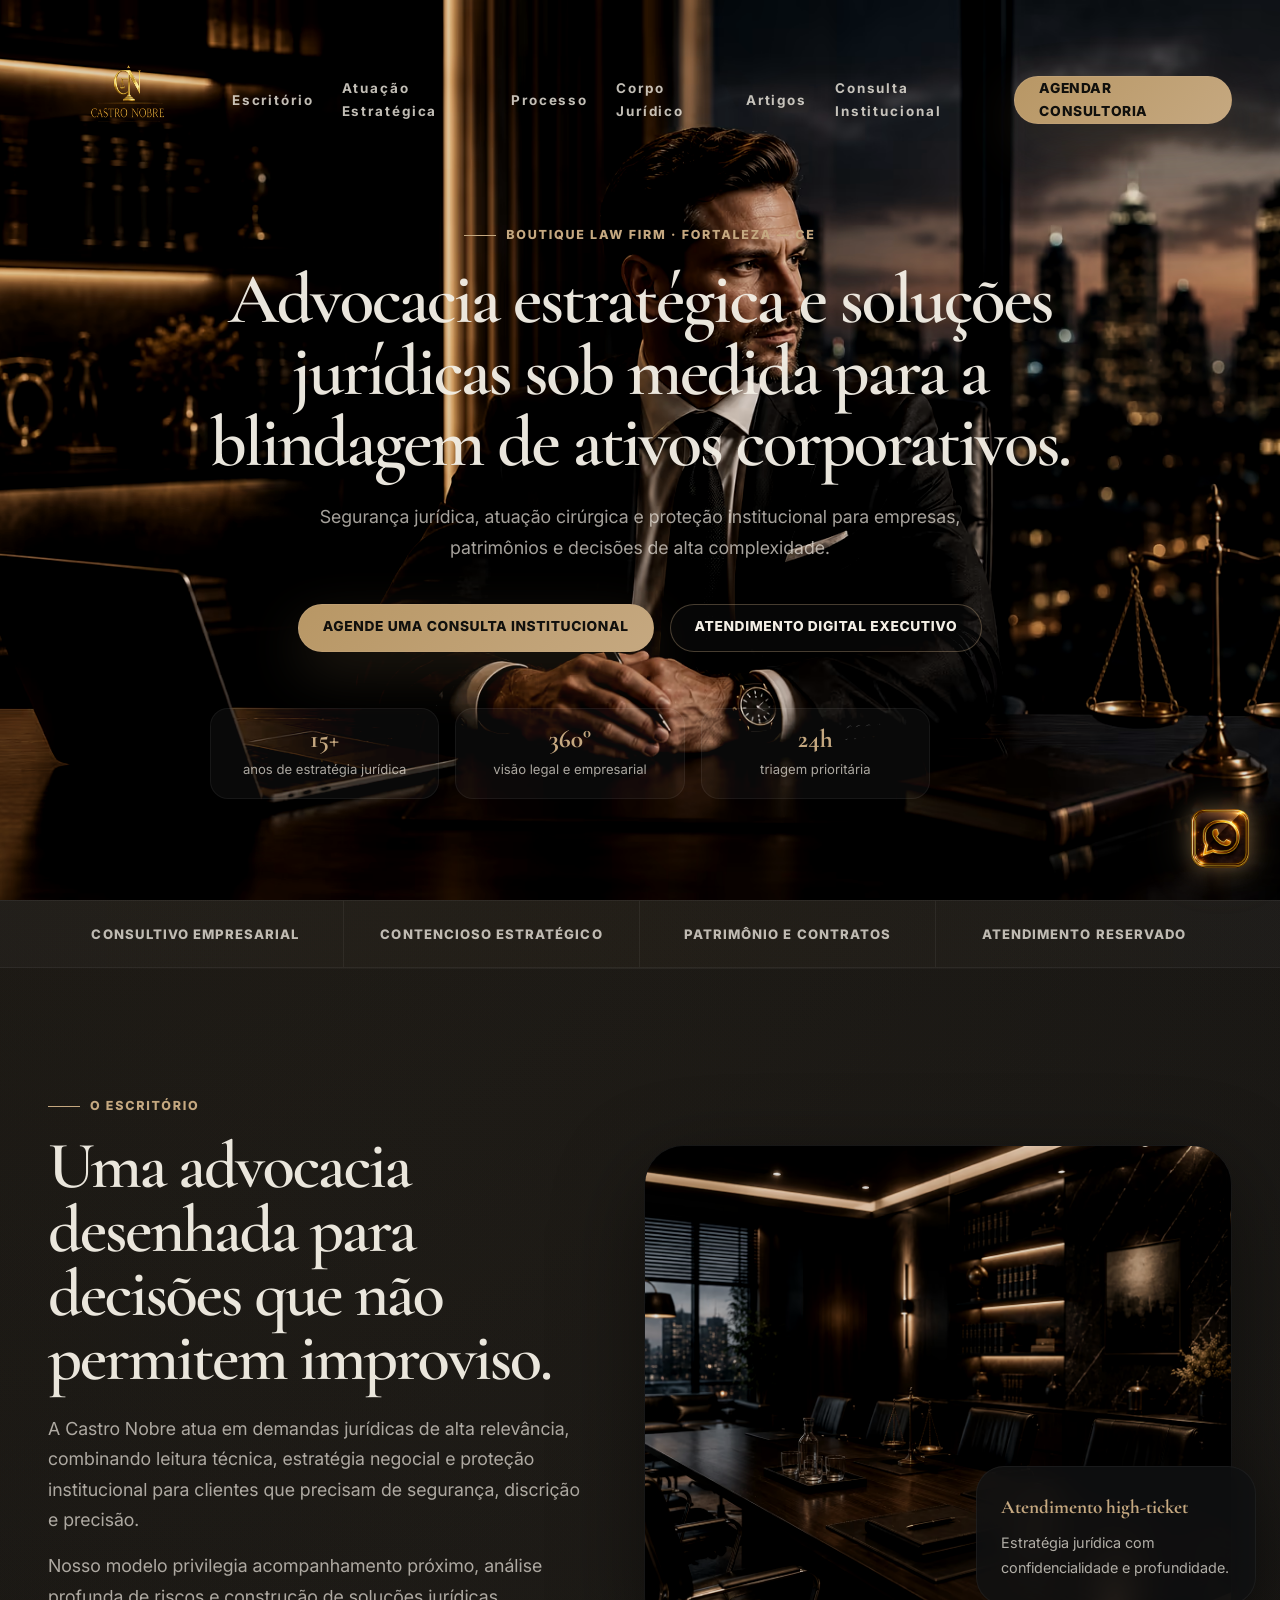
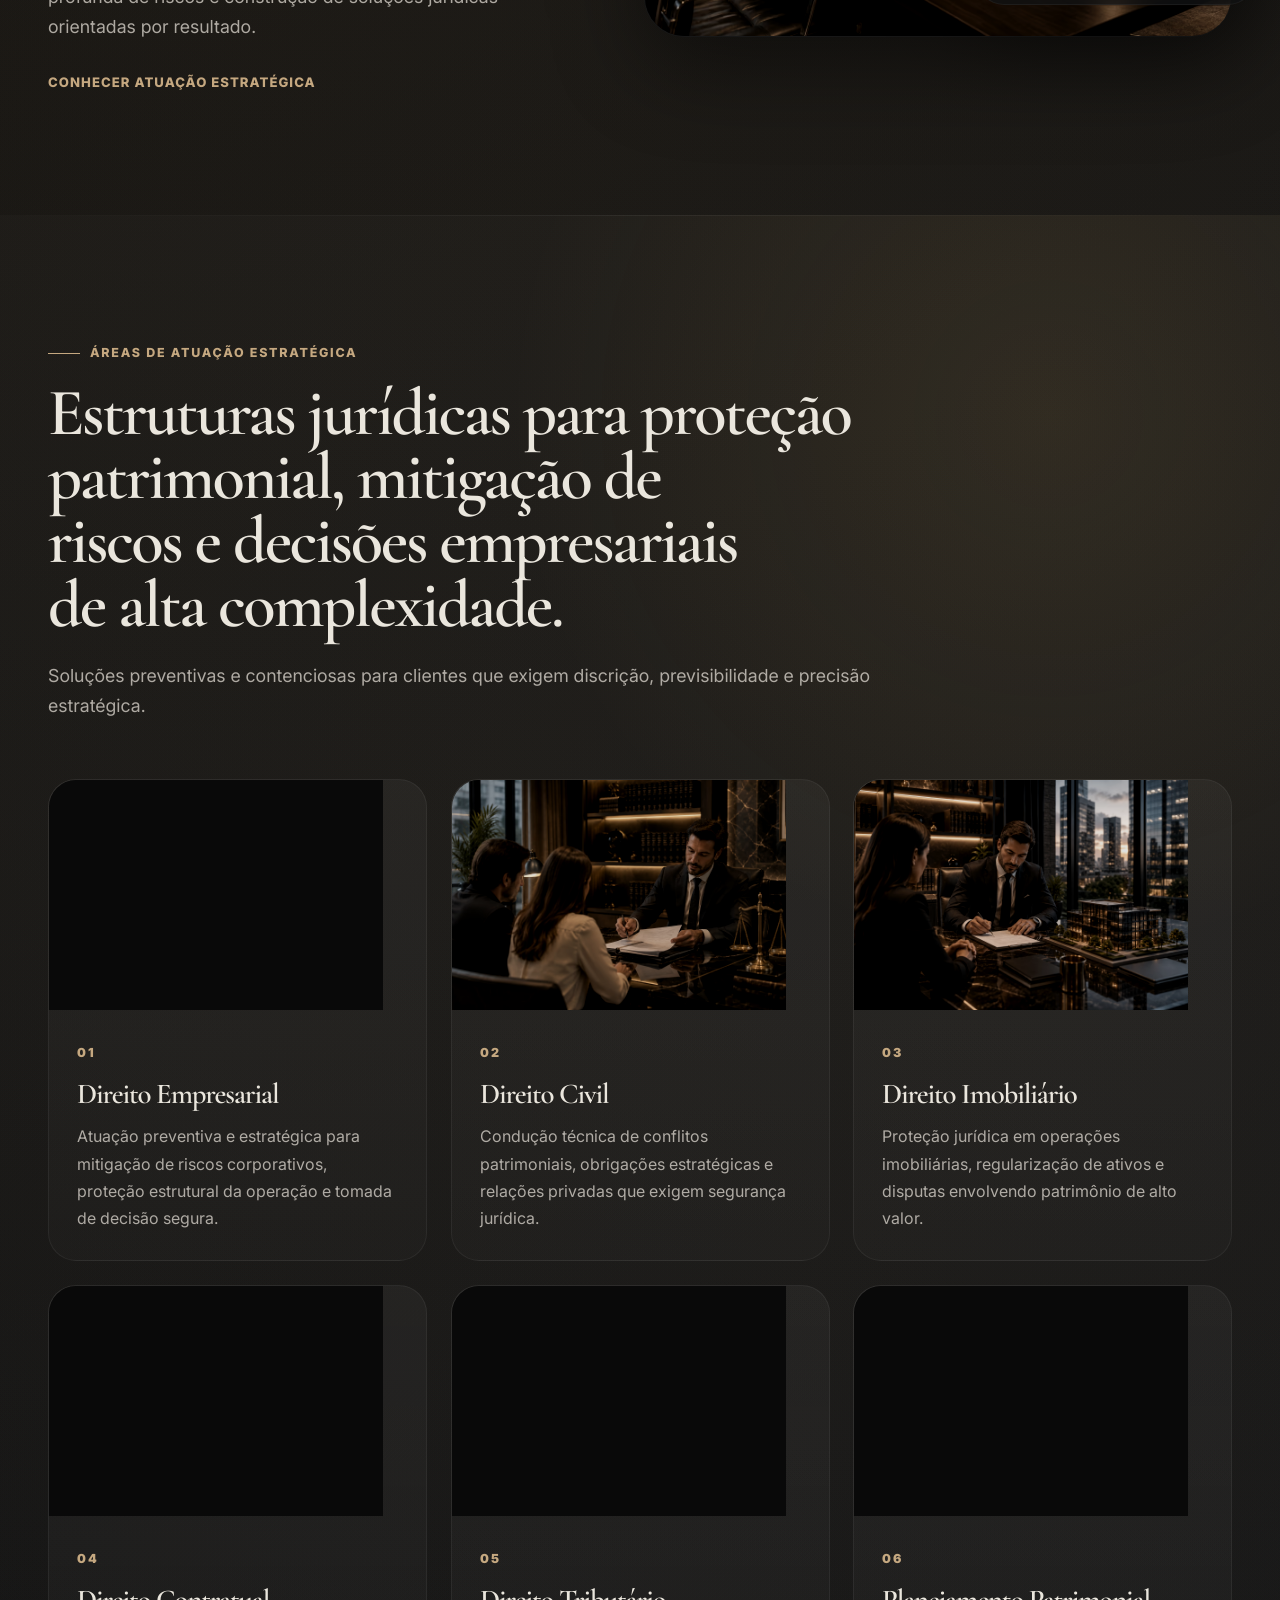
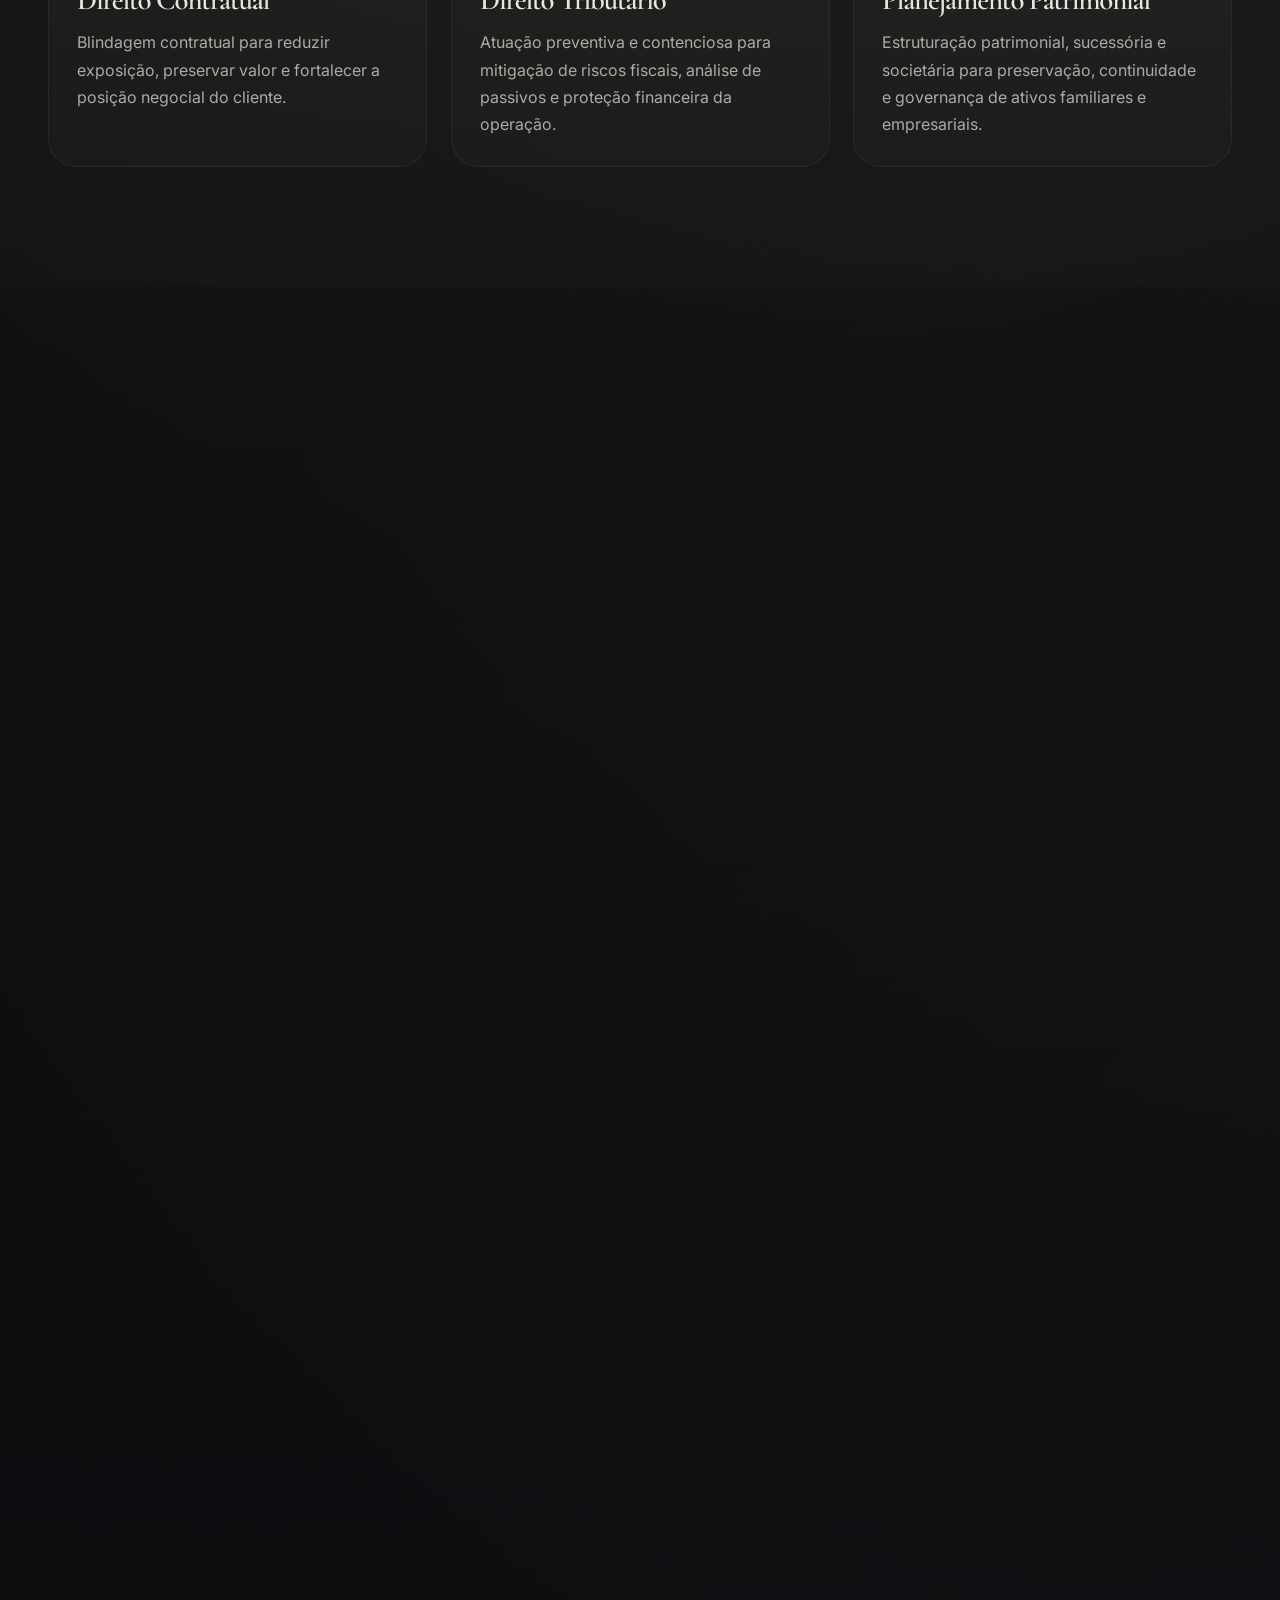
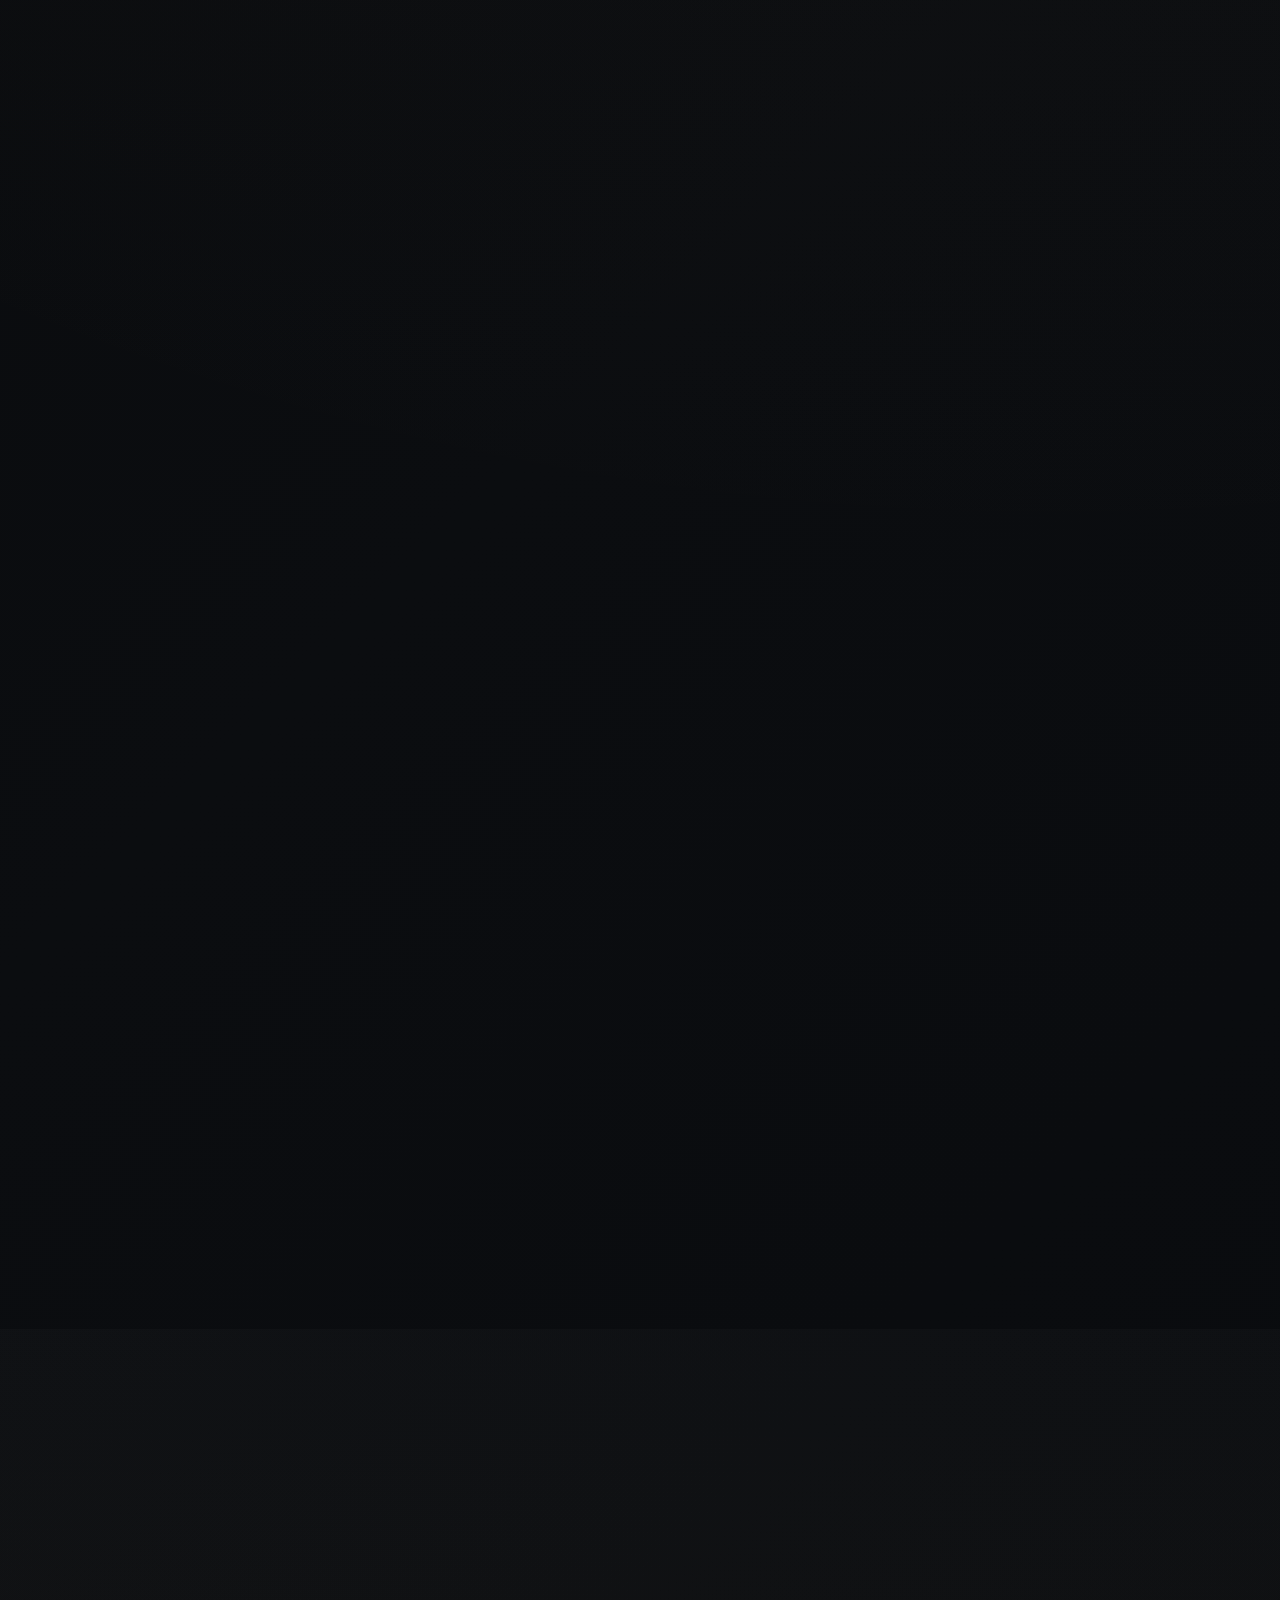
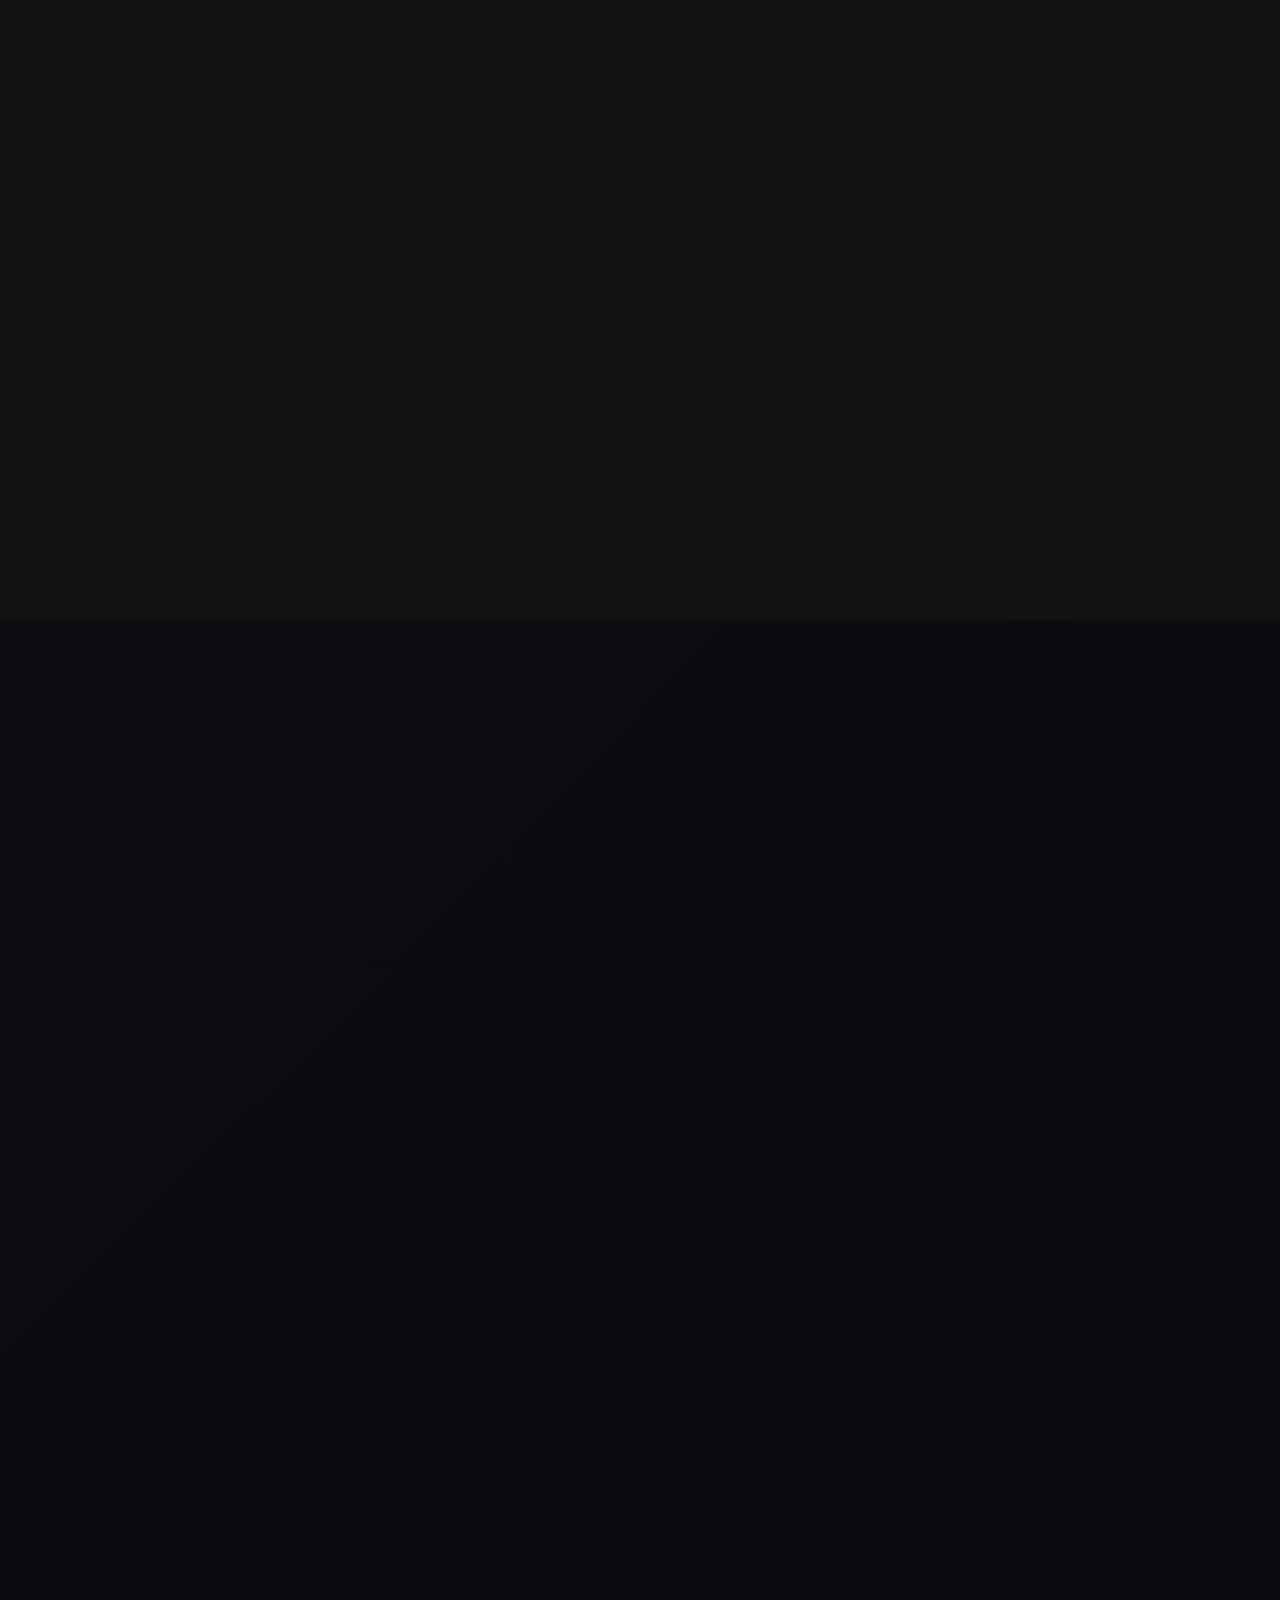
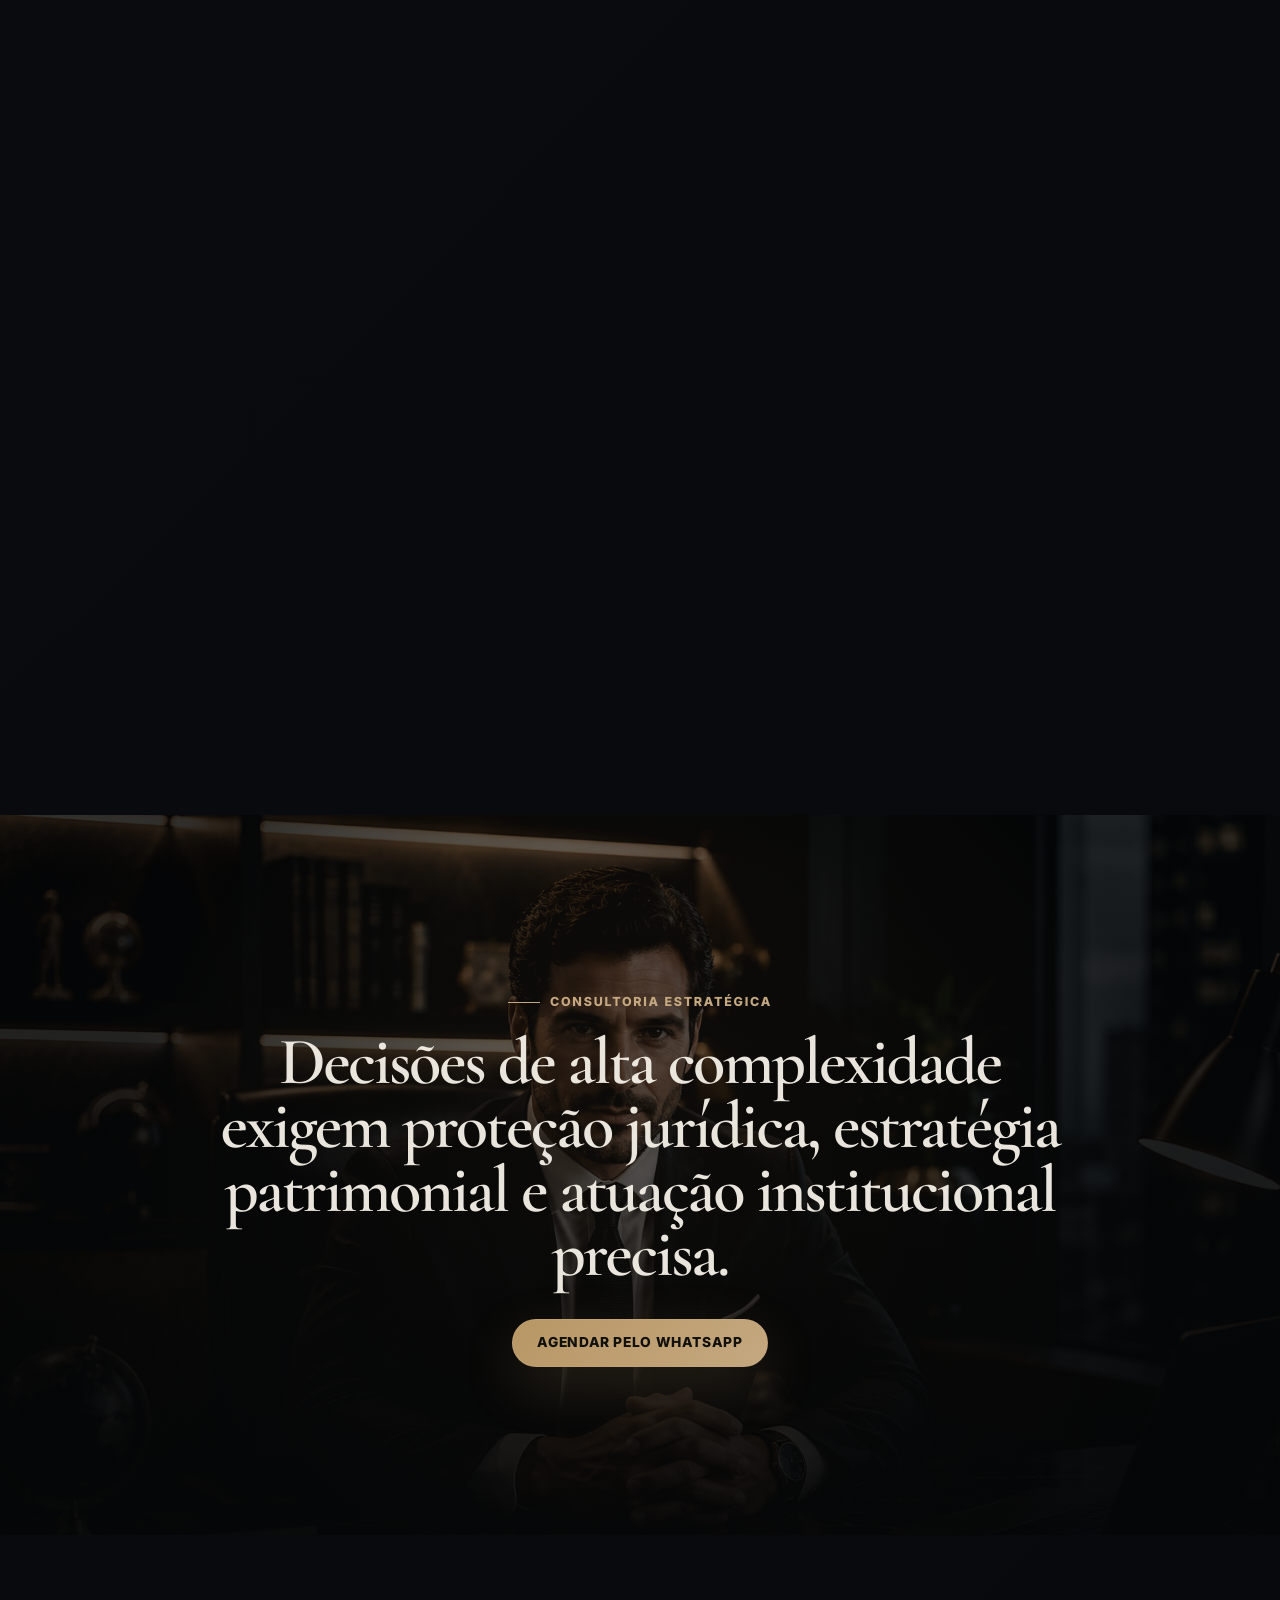
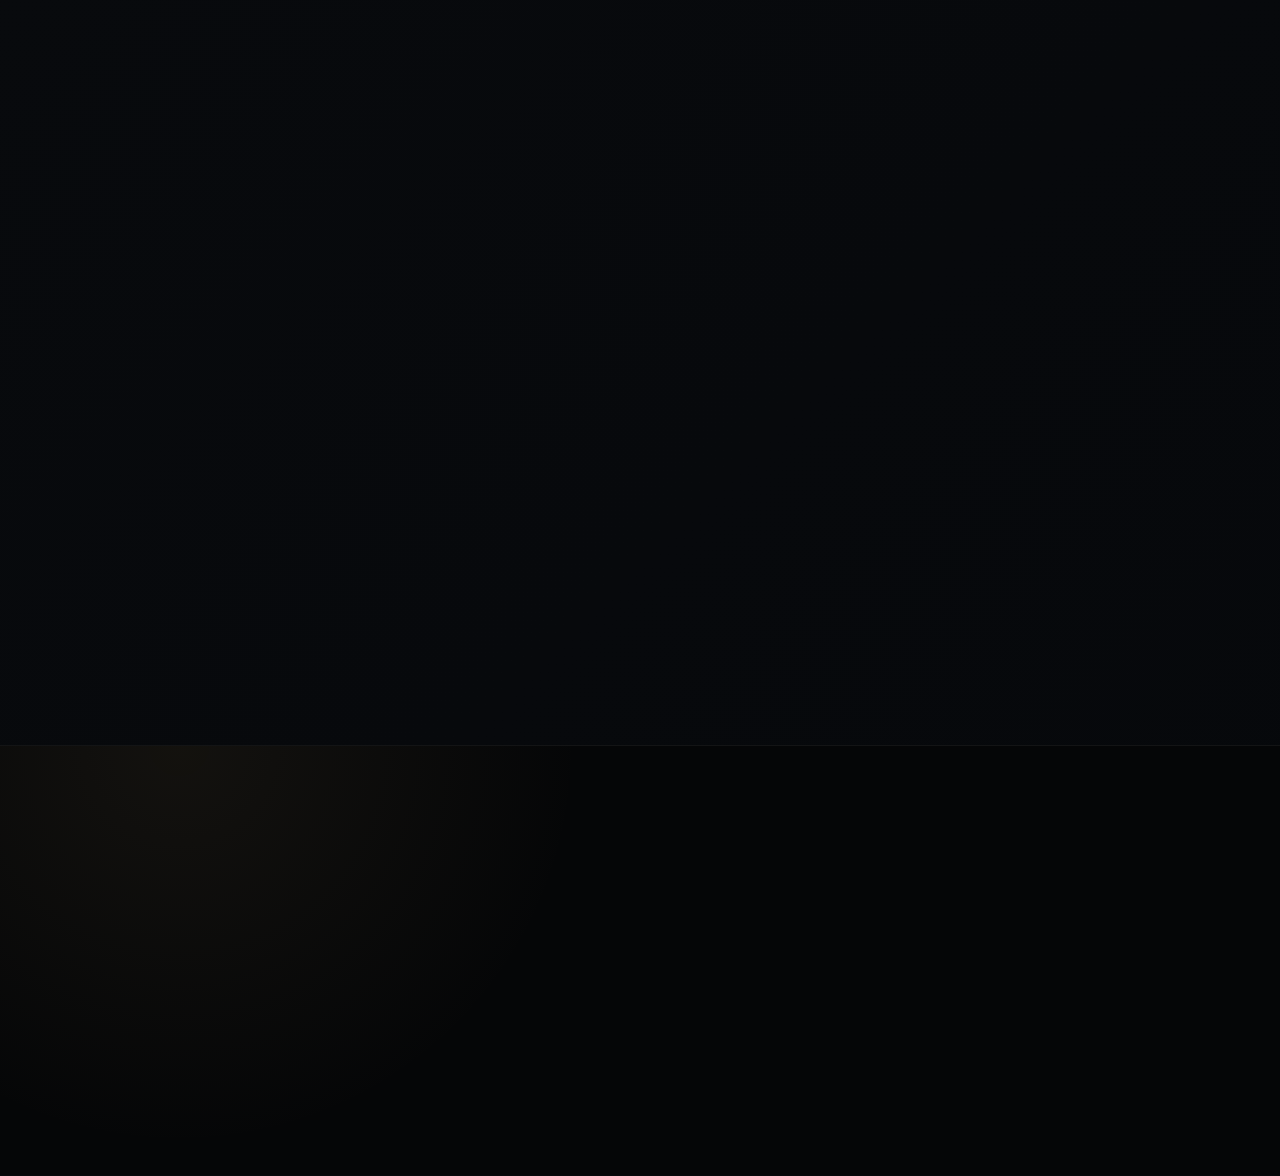
<file: index.html>
<!doctype html>
<html lang="pt-BR">
  <head>
    <meta charset="UTF-8" />
    <meta name="viewport" content="width=device-width, initial-scale=1.0" />

    <title>Castro Nobre Advocacia | Defesa Estratégica Premium</title>
    <meta
      name="description"
      content="Castro Nobre Advocacia: atuação jurídica consultiva e contenciosa para empresas, patrimônios e decisões de alto impacto em Fortaleza."
    />
    <meta
      name="keywords"
      content="advocacia empresarial, direito civil, direito imobiliário, direito contratual, direito tributário, planejamento patrimonial, Fortaleza"
    />
    <meta name="author" content="Castro Nobre Advocacia" />
    <meta name="robots" content="index, follow" />

    <meta
      property="og:title"
      content="Castro Nobre Advocacia | Defesa Estratégica Premium"
    />
    <meta
      property="og:description"
      content="Atuação jurídica premium para empresas, patrimônios e decisões de alto impacto."
    />
    <meta property="og:type" content="website" />
    <meta property="og:image" content="assets/images/hero-lawyer.webp" />
    <meta property="og:locale" content="pt_BR" />

    <link rel="icon" href="assets/favicon/favicon.png" type="image/png" />
    <link
      rel="preload"
      as="image"
      href="assets/images/hero-lawyer.avif"
      type="image/avif"
      media="(min-width: 1025px)"
      fetchpriority="high"
    />
    <link
      rel="preload"
      as="image"
      href="assets/images/hero-lawyer-tablet.avif"
      type="image/avif"
      media="(min-width: 641px) and (max-width: 1024px)"
      fetchpriority="high"
    />
    <link
      rel="preload"
      as="image"
      href="assets/images/hero-lawyer-mobile.avif"
      type="image/avif"
      media="(max-width: 640px)"
      fetchpriority="high"
    />

    <link rel="preconnect" href="https://fonts.googleapis.com" />
    <link rel="preconnect" href="https://fonts.gstatic.com" crossorigin />
    <link
      href="https://fonts.googleapis.com/css2?family=Cormorant+Garamond:wght@500;600;700&family=Inter:wght@400;500;600;700;800&display=swap"
      rel="stylesheet"
    />

    <link rel="stylesheet" href="css/style.css" />

    <script type="application/ld+json">
      {
        "@context": "https://schema.org",
        "@type": "LegalService",
        "name": "Castro Nobre Advocacia",
        "image": "assets/images/logo-castro-nobre-gold.png",
        "description": "Escritório jurídico premium com atuação consultiva e contenciosa para empresas, patrimônios e decisões de alto impacto.",
        "address": {
          "@type": "PostalAddress",
          "streetAddress": "Av. Dom Luís, 1200",
          "addressLocality": "Fortaleza",
          "addressRegion": "CE",
          "addressCountry": "BR"
        },
        "telephone": "+55 83 99832-6680",
        "email": "contato@castronobreadvocacia.com",
        "areaServed": "Brasil",
        "url": "https://castronobreadvocacia.com"
      }
    </script>
  </head>

  <body>
    <a class="skip-link" href="#conteudo">Pular para o conteúdo</a>

    <div class="loader" id="loader" aria-hidden="true">
      <div class="loader__mark">
        <img
          width="420"
          height="160"
          src="assets/images/logo-castro-nobre-gold.png"
          alt=""
          decoding="async"
        />
      </div>
    </div>

    <header class="site-header" id="header">
      <div class="container header__container">
        <a
          class="brand"
          href="#inicio"
          aria-label="Castro Nobre Advocacia - Início"
        >
          <img
            width="420"
            height="160"
            src="assets/images/logo-castro-nobre-gold.png"
            alt="Castro Nobre Advocacia"
            decoding="async"
          />
        </a>

        <button
          class="menu-toggle"
          id="menuToggle"
          type="button"
          aria-label="Abrir menu"
          aria-expanded="false"
          aria-controls="navMenu"
        >
          <span></span>
          <span></span>
        </button>

        <nav class="nav" id="navMenu" aria-label="Navegação principal">
          <a href="#sobre">Escritório</a>
          <a href="#areas">Atuação Estratégica</a>
          <a href="#processo">Processo</a>
          <a href="#equipe">Corpo Jurídico</a>
          <a href="#artigos">Artigos</a>
          <a href="#contato">Consulta Institucional</a>
        </nav>

        <a
          class="header__cta"
          href="https://wa.me/5583998326680"
          target="_blank"
          rel="noopener"
          aria-label="Agendar uma Consulta Institucional pelo WhatsApp"
        >
          Agendar consultoria
        </a>
      </div>
    </header>

    <main id="conteudo">
      <section class="hero" id="inicio" aria-label="Apresentação principal">
        <picture class="hero__media">
          <source
            srcset="assets/images/hero-lawyer-mobile.avif"
            type="image/avif"
            media="(max-width: 640px)"
          />
          <source
            srcset="assets/images/hero-lawyer-mobile.webp"
            type="image/webp"
            media="(max-width: 640px)"
          />
          <source
            srcset="assets/images/hero-lawyer-tablet.avif"
            type="image/avif"
            media="(max-width: 1024px)"
          />
          <source
            srcset="assets/images/hero-lawyer-tablet.webp"
            type="image/webp"
            media="(max-width: 1024px)"
          />
          <source srcset="assets/images/hero-lawyer.avif" type="image/avif" />
          <source srcset="assets/images/hero-lawyer.webp" type="image/webp" />
          <img
            src="assets/images/hero-lawyer.webp"
            alt="Advogado em ambiente corporativo sofisticado"
            width="1920"
            height="1080"
            loading="eager"
            fetchpriority="high"
            decoding="async"
          />
        </picture>

        <div class="hero__overlay"></div>

        <div class="container hero__container">
          <div class="hero__content reveal">
            <span class="eyebrow">Boutique law firm · Fortaleza — CE</span>
            <h1>
              Advocacia estratégica e soluções jurídicas sob medida para a
              blindagem de ativos corporativos.
            </h1>
            <p>
              Segurança jurídica, atuação cirúrgica e proteção institucional
              para empresas, patrimônios e decisões de alta complexidade.
            </p>

            <div class="hero__actions">
              <a class="btn btn--primary" href="#contato"
                >Agende uma Consulta Institucional</a
              >
              <a
                class="btn btn--ghost"
                href="https://wa.me/5583998326680"
                target="_blank"
                rel="noopener"
                >Atendimento Digital Executivo</a
              >
            </div>

            <div class="hero__metrics" aria-label="Indicadores institucionais">
              <div>
                <strong>15+</strong>
                <span>anos de estratégia jurídica</span>
              </div>
              <div>
                <strong>360°</strong>
                <span>visão legal e empresarial</span>
              </div>
              <div>
                <strong>24h</strong>
                <span>triagem prioritária</span>
              </div>
            </div>
          </div>
        </div>
      </section>

      <section class="authority-bar" aria-label="Pilares de autoridade">
        <div class="container authority-bar__grid">
          <span>Consultivo empresarial</span>
          <span>Contencioso estratégico</span>
          <span>Patrimônio e contratos</span>
          <span>Atendimento reservado</span>
        </div>
      </section>

      <section class="section about" id="sobre">
        <div class="container about__grid">
          <div class="section__copy reveal">
            <span class="eyebrow">O escritório</span>
            <h2>
              Uma advocacia desenhada para decisões que não permitem improviso.
            </h2>
            <p>
              A Castro Nobre atua em demandas jurídicas de alta relevância,
              combinando leitura técnica, estratégia negocial e proteção
              institucional para clientes que precisam de segurança, discrição e
              precisão.
            </p>
            <p>
              Nosso modelo privilegia acompanhamento próximo, análise profunda
              de riscos e construção de soluções jurídicas orientadas por
              resultado.
            </p>
            <a class="text-link" href="#areas">Conhecer atuação estratégica</a>
          </div>

          <div class="about__visual reveal">
            <picture>
              <source
                srcset="assets/images/about-office.avif"
                type="image/avif"
              />
              <source
                srcset="assets/images/about-office.webp"
                type="image/webp"
              />
              <img
                width="1200"
                height="1500"
                src="assets/images/about-office.webp"
                alt="Ambiente sofisticado do escritório Castro Nobre"
                loading="lazy"
                decoding="async"
              />
            </picture>
            <div class="floating-card">
              <strong>Atendimento high-ticket</strong>
              <span
                >Estratégia jurídica com confidencialidade e profundidade.</span
              >
            </div>
          </div>
        </div>
      </section>

      <section class="section areas" id="areas">
        <div class="container">
          <div class="section__header reveal">
            <span class="eyebrow">Áreas de Atuação Estratégica</span>
            <h2>
              Estruturas jurídicas para proteção patrimonial, mitigação de
              riscos e decisões empresariais de alta complexidade.
            </h2>
            <p>
              Soluções preventivas e contenciosas para clientes que exigem
              discrição, previsibilidade e precisão estratégica.
            </p>
          </div>

          <div class="areas__grid">
            <article class="area-card reveal">
              <picture
                ><source
                  srcset="assets/images/business-law.avif"
                  type="image/avif" />
                <source
                  srcset="assets/images/business-law.webp"
                  type="image/webp" />
                <img
                  width="900"
                  height="620"
                  src="assets/images/business-law.webp"
                  alt="Direito Empresarial"
                  loading="lazy"
                  decoding="async"
              /></picture>
              <div>
                <span>01</span>
                <h3>Direito Empresarial</h3>
                <p>
                  Atuação preventiva e estratégica para mitigação de riscos
                  corporativos, proteção estrutural da operação e tomada de
                  decisão segura.
                </p>
              </div>
            </article>

            <article class="area-card reveal">
              <picture
                ><source
                  srcset="assets/images/civil-law.avif"
                  type="image/avif" />
                <source
                  srcset="assets/images/civil-law.webp"
                  type="image/webp" />
                <img
                  width="900"
                  height="620"
                  src="assets/images/civil-law.webp"
                  alt="Direito Civil"
                  loading="lazy"
                  decoding="async"
              /></picture>
              <div>
                <span>02</span>
                <h3>Direito Civil</h3>
                <p>
                  Condução técnica de conflitos patrimoniais, obrigações
                  estratégicas e relações privadas que exigem segurança
                  jurídica.
                </p>
              </div>
            </article>

            <article class="area-card reveal">
              <picture
                ><source
                  srcset="assets/images/real-estate-law.avif"
                  type="image/avif" />
                <source
                  srcset="assets/images/real-estate-law.webp"
                  type="image/webp" />
                <img
                  width="900"
                  height="620"
                  src="assets/images/real-estate-law.webp"
                  alt="Direito Imobiliário"
                  loading="lazy"
                  decoding="async"
              /></picture>
              <div>
                <span>03</span>
                <h3>Direito Imobiliário</h3>
                <p>
                  Proteção jurídica em operações imobiliárias, regularização de
                  ativos e disputas envolvendo patrimônio de alto valor.
                </p>
              </div>
            </article>

            <article class="area-card reveal">
              <picture
                ><source
                  srcset="assets/images/contract-law.avif"
                  type="image/avif" />
                <source
                  srcset="assets/images/contract-law.webp"
                  type="image/webp" />
                <img
                  width="900"
                  height="620"
                  src="assets/images/contract-law.webp"
                  alt="Direito Contratual"
                  loading="lazy"
                  decoding="async"
              /></picture>
              <div>
                <span>04</span>
                <h3>Direito Contratual</h3>
                <p>
                  Blindagem contratual para reduzir exposição, preservar valor e
                  fortalecer a posição negocial do cliente.
                </p>
              </div>
            </article>

            <article class="area-card reveal">
              <picture
                ><source
                  srcset="assets/images/tax-law.avif"
                  type="image/avif" />
                <source srcset="assets/images/tax-law.webp" type="image/webp" />
                <img
                  width="900"
                  height="620"
                  src="assets/images/tax-law.webp"
                  alt="Direito Tributário"
                  loading="lazy"
                  decoding="async"
              /></picture>
              <div>
                <span>05</span>
                <h3>Direito Tributário</h3>
                <p>
                  Atuação preventiva e contenciosa para mitigação de riscos
                  fiscais, análise de passivos e proteção financeira da
                  operação.
                </p>
              </div>
            </article>

            <article class="area-card reveal">
              <picture
                ><source
                  srcset="assets/images/wealth-planning.avif"
                  type="image/avif" />
                <source
                  srcset="assets/images/wealth-planning.webp"
                  type="image/webp" />
                <img
                  width="900"
                  height="620"
                  src="assets/images/wealth-planning.webp"
                  alt="Planejamento Patrimonial"
                  loading="lazy"
                  decoding="async"
              /></picture>
              <div>
                <span>06</span>
                <h3>Planejamento Patrimonial</h3>
                <p>
                  Estruturação patrimonial, sucessória e societária para
                  preservação, continuidade e governança de ativos familiares e
                  empresariais.
                </p>
              </div>
            </article>
          </div>
        </div>
      </section>

      <section class="section split-section">
        <div class="container split-section__grid">
          <picture class="split-section__image reveal">
            <source
              srcset="assets/images/office-meeting.avif"
              type="image/avif"
            />
            <source
              srcset="assets/images/office-meeting.webp"
              type="image/webp"
            />
            <img
              width="1200"
              height="1500"
              src="assets/images/office-meeting.webp"
              alt="Reunião jurídica estratégica em sala premium"
              loading="lazy"
              decoding="async"
            />
          </picture>

          <div class="section__copy reveal">
            <span class="eyebrow">Diferenciais</span>
            <h2>Precisão técnica com visão de negócio.</h2>
            <div class="feature-list">
              <div>
                <strong>Análise estratégica</strong
                ><span
                  >Leitura completa do cenário jurídico, financeiro e
                  reputacional.</span
                >
              </div>
              <div>
                <strong>Atendimento reservado</strong
                ><span
                  >Comunicação clara, confidencialidade e acompanhamento
                  próximo.</span
                >
              </div>
              <div>
                <strong>Execução refinada</strong
                ><span
                  >Documentos, peças e negociações com padrão técnico
                  elevado.</span
                >
              </div>
            </div>
          </div>
        </div>
      </section>

      <section class="section process" id="processo">
        <div class="container">
          <div class="section__header reveal">
            <span class="eyebrow">Processo de atendimento</span>
            <h2>
              Uma jornada jurídica clara, segura e orientada por estratégia.
            </h2>
          </div>

          <div class="process__grid">
            <article class="process-card reveal">
              <span>01</span>
              <h3>Diagnóstico reservado</h3>
              <p>
                Entendimento do caso, dos objetivos do cliente e dos riscos
                envolvidos.
              </p>
            </article>
            <article class="process-card reveal">
              <span>02</span>
              <h3>Estratégia jurídica</h3>
              <p>
                Definição do plano técnico, caminhos possíveis e prioridades de
                execução.
              </p>
            </article>
            <article class="process-card reveal">
              <span>03</span>
              <h3>Execução e acompanhamento</h3>
              <p>
                Atuação consultiva ou contenciosa com comunicação objetiva e
                previsibilidade.
              </p>
            </article>
          </div>
        </div>
      </section>

      <section class="section team" id="equipe">
        <div class="container">
          <div class="section__header reveal">
            <span class="eyebrow">Corpo Jurídico</span>
            <h2>
              Corpo jurídico e especialistas com atuação consultiva, visão
              patrimonial e precisão técnica.
            </h2>
          </div>

          <div class="team__grid">
            <article class="team-card reveal">
              <picture
                ><source
                  srcset="assets/images/team-01.avif"
                  type="image/avif" />
                <source srcset="assets/images/team-01.webp" type="image/webp" />
                <img
                  width="900"
                  height="1100"
                  src="assets/images/team-01.webp"
                  alt="Dr. Henrique Castro"
                  loading="lazy"
                  decoding="async"
              /></picture>
              <h3>Dr. Henrique Castro</h3>
              <p>Sócio fundador · Empresarial e Contratos</p>
            </article>
            <article class="team-card reveal">
              <picture
                ><source
                  srcset="assets/images/team-02.avif"
                  type="image/avif" />
                <source srcset="assets/images/team-02.webp" type="image/webp" />
                <img
                  width="900"
                  height="1100"
                  src="assets/images/team-02.webp"
                  alt="Dra. Marina Nobre"
                  loading="lazy"
                  decoding="async"
              /></picture>
              <h3>Dra. Marina Nobre</h3>
              <p>Sócia · Patrimonial e Imobiliário</p>
            </article>
            <article class="team-card reveal">
              <picture
                ><source
                  srcset="assets/images/team-03.avif"
                  type="image/avif" />
                <source srcset="assets/images/team-03.webp" type="image/webp" />
                <img
                  width="900"
                  height="1100"
                  src="assets/images/team-03.webp"
                  alt="Dr. Rafael Azevedo"
                  loading="lazy"
                  decoding="async"
              /></picture>
              <h3>Dr. Rafael Azevedo</h3>
              <p>Consultivo estratégico · Tributário</p>
            </article>
          </div>
        </div>
      </section>

      <section class="section testimonials">
        <div class="container testimonials__grid">
          <div class="section__copy reveal">
            <span class="eyebrow">Depoimentos</span>
            <h2>Confiança construída em decisões sensíveis.</h2>
            <p>
              Atendimento técnico, reservado e estratégico para clientes que
              valorizam segurança e precisão.
            </p>
          </div>

          <div class="testimonial-card reveal">
            <picture>
              <source
                srcset="assets/images/testimonial-client.avif"
                type="image/avif"
              />
              <source
                srcset="assets/images/testimonial-client.webp"
                type="image/webp"
              />
              <img
                width="900"
                height="620"
                src="assets/images/testimonial-client.webp"
                alt="Cliente corporativo atendido pela Castro Nobre"
                loading="lazy"
                decoding="async"
              />
            </picture>
            <blockquote>
              “O escritório trouxe clareza para uma decisão complexa e conduziu
              toda a estratégia com discrição, firmeza e precisão.”
            </blockquote>
            <span>Cliente empresarial · Fortaleza</span>
          </div>
        </div>
      </section>

      <section class="section articles" id="artigos">
        <div class="container">
          <div class="section__header reveal">
            <span class="eyebrow">Artigos jurídicos</span>
            <h2>Conteúdo editorial para decisões mais seguras.</h2>
            <p>
              Análises práticas sobre contratos, proteção patrimonial e
              estratégia empresarial para apoiar decisões de alto impacto.
            </p>
          </div>

          <div class="articles__grid">
            <article
              class="article-card reveal"
              tabindex="0"
              role="button"
              data-article="0"
              aria-label="Abrir artigo sobre contratos empresariais"
            >
              <picture>
                <source
                  srcset="assets/images/article-01.avif"
                  type="image/avif"
                />
                <source
                  srcset="assets/images/article-01.webp"
                  type="image/webp"
                />
                <img
                  width="900"
                  height="620"
                  src="assets/images/article-01.webp"
                  alt="Contratos empresariais estratégicos"
                  loading="lazy"
                  decoding="async"
                />
              </picture>
              <span>Contratos</span>
              <h3>
                Como contratos bem estruturados reduzem riscos empresariais.
              </h3>
              <p>
                Entenda como cláusulas claras, análise preventiva e negociação
                técnica evitam litígios e preservam operações relevantes.
              </p>
              <strong>Ler artigo</strong>
            </article>

            <article
              class="article-card reveal"
              tabindex="0"
              role="button"
              data-article="1"
              aria-label="Abrir artigo sobre planejamento patrimonial"
            >
              <picture>
                <source
                  srcset="assets/images/article-02.avif"
                  type="image/avif"
                />
                <source
                  srcset="assets/images/article-02.webp"
                  type="image/webp"
                />
                <img
                  width="900"
                  height="620"
                  src="assets/images/article-02.webp"
                  alt="Planejamento patrimonial"
                  loading="lazy"
                  decoding="async"
                />
              </picture>
              <span>Patrimônio</span>
              <h3>
                Planejamento patrimonial: proteção, sucessão e continuidade.
              </h3>
              <p>
                Organização patrimonial estratégica para reduzir riscos,
                proteger ativos e preparar a continuidade familiar ou
                empresarial.
              </p>
              <strong>Ler artigo</strong>
            </article>

            <article
              class="article-card reveal"
              tabindex="0"
              role="button"
              data-article="2"
              aria-label="Abrir artigo sobre disputas societárias"
            >
              <picture>
                <source
                  srcset="assets/images/article-03.avif"
                  type="image/avif"
                />
                <source
                  srcset="assets/images/article-03.webp"
                  type="image/webp"
                />
                <img
                  width="900"
                  height="620"
                  src="assets/images/article-03.webp"
                  alt="Disputas societárias"
                  loading="lazy"
                  decoding="async"
                />
              </picture>
              <span>Empresarial</span>
              <h3>Disputas societárias exigem estratégia antes da reação.</h3>
              <p>
                A resposta correta começa com diagnóstico, leitura documental,
                preservação de ativos e estratégia de negociação ou litígio.
              </p>
              <strong>Ler artigo</strong>
            </article>
          </div>
        </div>
      </section>

      <div class="article-modal" id="articleModal" aria-hidden="true">
        <div class="article-modal__overlay" data-close-article></div>
        <article
          class="article-modal__box"
          role="dialog"
          aria-modal="true"
          aria-labelledby="articleModalTitle"
        >
          <button
            class="article-modal__close"
            type="button"
            data-close-article
            aria-label="Fechar artigo"
          >
            ×
          </button>
          <span
            class="article-modal__category"
            id="articleModalCategory"
          ></span>
          <h2 id="articleModalTitle"></h2>
          <div class="article-modal__content" id="articleModalContent"></div>
        </article>
      </div>

      <section class="section faq">
        <div class="container faq__grid">
          <div class="section__copy reveal">
            <span class="eyebrow">FAQ</span>
            <h2>Perguntas frequentes antes da primeira consultoria.</h2>
          </div>

          <div class="faq__list reveal">
            <article class="faq-item">
              <button type="button" aria-expanded="false">
                O atendimento é presencial ou online?
              </button>
              <div class="faq-item__content">
                <p>
                  O atendimento pode ocorrer online ou presencialmente em
                  Fortaleza, conforme a natureza da demanda e a preferência do
                  cliente.
                </p>
              </div>
            </article>
            <article class="faq-item">
              <button type="button" aria-expanded="false">
                O escritório atende empresas de outros estados?
              </button>
              <div class="faq-item__content">
                <p>
                  Sim. A atuação consultiva permite atendimento estratégico para
                  clientes em diferentes regiões do Brasil.
                </p>
              </div>
            </article>
            <article class="faq-item">
              <button type="button" aria-expanded="false">
                Como funciona a primeira análise?
              </button>
              <div class="faq-item__content">
                <p>
                  Após o contato inicial, é realizada uma triagem para entender
                  o caso, avaliar prioridade e indicar o melhor formato de
                  atendimento.
                </p>
              </div>
            </article>
          </div>
        </div>
      </section>

      <section class="cta-final">
        <picture class="cta-final__media">
          <source
            srcset="assets/images/cta-consulting.avif"
            type="image/avif"
          />
          <source
            srcset="assets/images/cta-consulting.webp"
            type="image/webp"
          />
          <img
            src="assets/images/cta-consulting.webp"
            alt="Consultoria jurídica premium"
            loading="lazy"
            decoding="async"
          />
        </picture>
        <div class="container cta-final__container reveal">
          <span class="eyebrow">Consultoria estratégica</span>
          <h2>
            Decisões de alta complexidade exigem proteção jurídica, estratégia
            patrimonial e atuação institucional precisa.
          </h2>
          <a
            class="btn btn--primary"
            href="https://wa.me/5583998326680"
            target="_blank"
            rel="noopener"
            >Agendar pelo WhatsApp</a
          >
        </div>
      </section>

      <section class="section contact" id="contato">
        <div class="container contact__grid">
          <div class="section__copy reveal">
            <span class="eyebrow">Consulta Institucional</span>
            <h2>Agende uma Consulta Institucional.</h2>
            <p>
              Envie sua demanda para uma análise reservada. O retorno será
              conduzido com discrição, objetividade e orientação estratégica.
            </p>
          </div>

          <div class="contact-card reveal">
            <a
              href="https://wa.me/5583998326680"
              target="_blank"
              rel="noopener"
            >
              <img
                width="160"
                height="160"
                class="contact-card__icon"
                src="assets/icons/icon-whatsapp-premium.png"
                alt=""
                decoding="async"
              />
              <span>WhatsApp</span>
              <strong>(83) 99832-6680</strong>
            </a>
            <a href="mailto:contato@castronobreadvocacia.com">
              <span class="contact-icon contact-card__icon">@</span>
              <span>Email</span>
              <strong>contato@castronobreadvocacia.com</strong>
            </a>
            <a
              href="https://www.instagram.com/castronobreadv"
              target="_blank"
              rel="noopener"
            >
              <img
                width="160"
                height="160"
                class="contact-card__icon"
                src="assets/icons/icon-instagram-premium.png"
                alt=""
                decoding="async"
              />
              <span>Instagram</span>
              <strong>@castronobreadv</strong>
            </a>
            <div>
              <span class="contact-icon contact-card__icon">⌖</span>
              <span>Endereço</span>
              <strong>Av. Dom Luís, 1200 — Aldeota, Fortaleza — CE</strong>
            </div>
          </div>
        </div>
      </section>
    </main>

    <footer class="site-footer">
      <div class="container footer__grid">
        <div>
          <img
            class="footer__logo"
            src="assets/images/logo-castro-nobre-white.png"
            alt="Castro Nobre Advocacia"
          />
          <p>
            Estrutura jurídica estratégica para empresas, patrimônio e decisões
            de alta complexidade.
          </p>
        </div>

        <div>
          <h3>Institucional</h3>
          <a href="#sobre">Escritório</a>
          <a href="#areas">Áreas de Atuação Estratégica</a>
          <a href="#processo">Processo</a>
          <a href="#artigos">Artigos</a>
        </div>

        <div>
          <h3>Contato</h3>
          <a href="https://wa.me/5583998326680" target="_blank" rel="noopener"
            >(83) 99832-6680</a
          >
          <a href="mailto:contato@castronobreadvocacia.com"
            >contato@castronobreadvocacia.com</a
          >
          <a
            href="https://www.instagram.com/castronobreadv"
            target="_blank"
            rel="noopener"
            >@castronobreadv</a
          >
        </div>
      </div>

      <div class="container footer__bottom">
        <span
          >© 2026 Castro Nobre Advocacia. Todos os direitos reservados.</span
        >
        <span>Desenvolvido por Segundo Almeida</span>
      </div>
    </footer>

    <a
      class="whatsapp-float"
      href="https://wa.me/5583998326680"
      target="_blank"
      rel="noopener"
      aria-label="Falar no WhatsApp"
    >
      <img
        width="160"
        height="160"
        src="assets/icons/icon-whatsapp-premium.png"
        alt=""
        decoding="async"
      />
    </a>

    <button
      class="back-to-top"
      id="backToTop"
      type="button"
      aria-label="Voltar ao topo"
    >
      ↑
    </button>

    <script src="js/script.js" defer></script>
  </body>
</html>
</file>
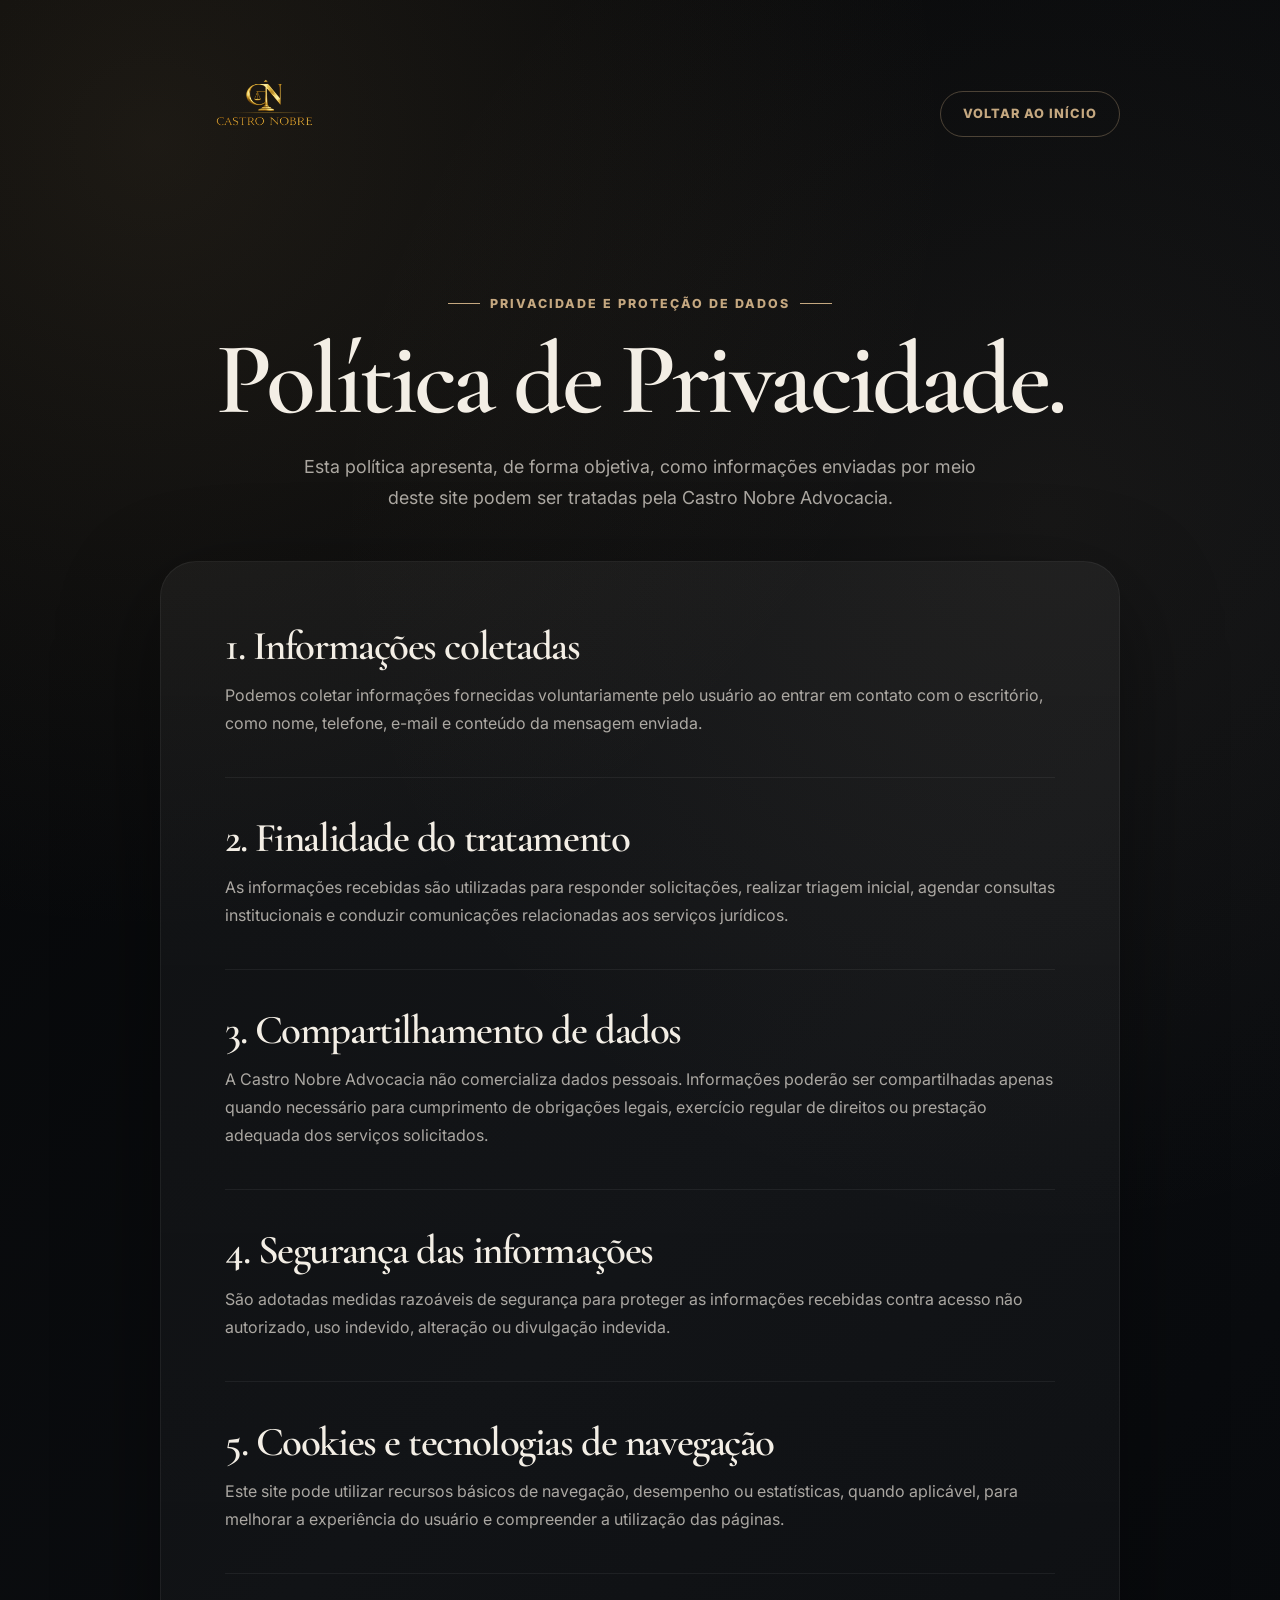
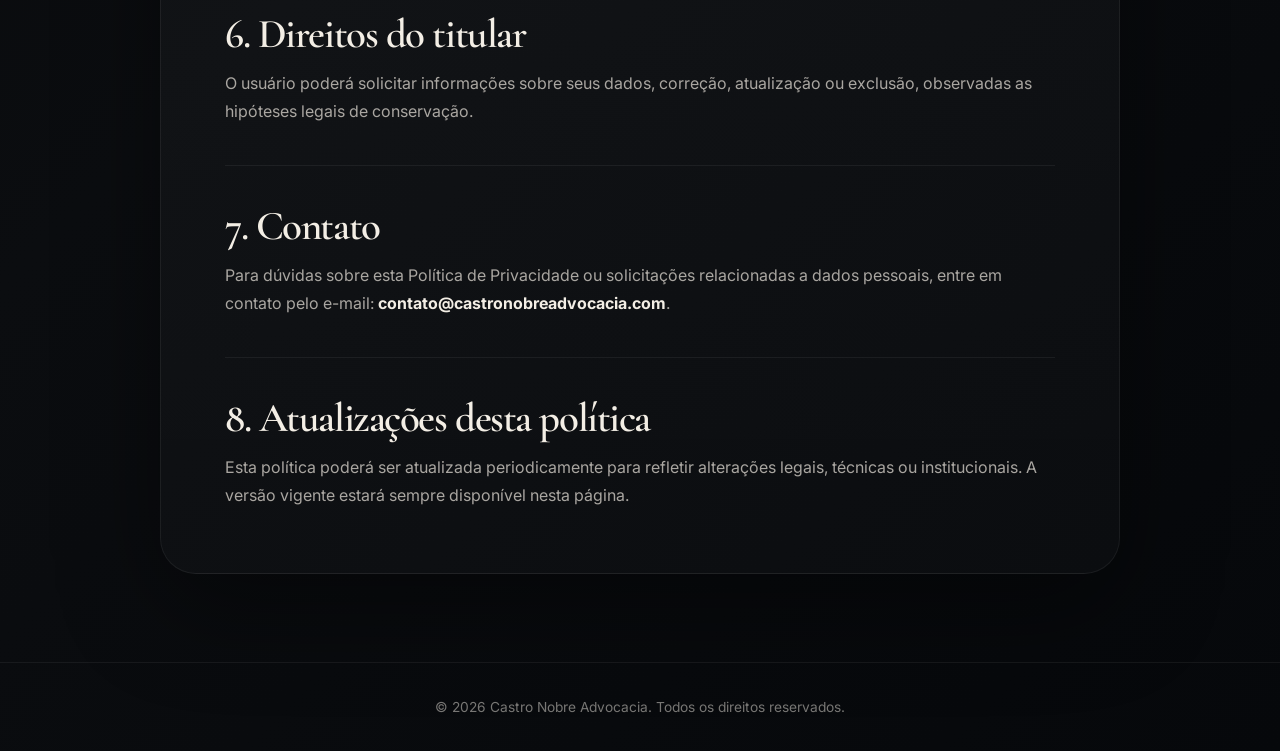
<file: politica-de-privacidade.html>
<!doctype html>
<html lang="pt-BR">
  <head>
    <meta charset="UTF-8" />
    <meta name="viewport" content="width=device-width, initial-scale=1.0" />

    <title>Política de Privacidade | Castro Nobre Advocacia</title>
    <meta
      name="description"
      content="Política de Privacidade da Castro Nobre Advocacia. Entenda como informações enviadas pelo site podem ser tratadas."
    />
    <meta name="robots" content="index, follow" />

    <link rel="icon" href="assets/favicon/favicon.png" type="image/png" />

    <link rel="preconnect" href="https://fonts.googleapis.com" />
    <link rel="preconnect" href="https://fonts.gstatic.com" crossorigin />
    <link
      href="https://fonts.googleapis.com/css2?family=Cormorant+Garamond:wght@500;600;700&family=Inter:wght@400;500;600;700;800&display=swap"
      rel="stylesheet"
    />

    <style>
      :root {
        --color-black: #050607;
        --color-graphite: #0b0d10;
        --color-gold: #b89765;
        --color-gold-soft: #c5a880;
        --color-offwhite: #f3eee5;
        --color-muted: rgba(243, 238, 229, 0.68);
        --color-border: rgba(255, 255, 255, 0.06);
        --container: 960px;
        --font-title: "Cormorant Garamond", Georgia, serif;
        --font-body: "Inter", system-ui, sans-serif;
      }

      * {
        box-sizing: border-box;
        margin: 0;
        padding: 0;
      }

      html {
        scroll-behavior: smooth;
      }

      body {
        min-height: 100vh;
        overflow-x: hidden;
        background:
          radial-gradient(
            circle at 12% 6%,
            rgba(184, 151, 101, 0.13),
            transparent 32%
          ),
          radial-gradient(
            circle at 82% 22%,
            rgba(197, 168, 128, 0.07),
            transparent 34%
          ),
          linear-gradient(135deg, #050607 0%, #0b0d10 52%, #06080b 100%);
        color: var(--color-offwhite);
        font-family: var(--font-body);
        line-height: 1.75;
      }

      a {
        color: inherit;
        text-decoration: none;
      }

      .container {
        width: min(calc(100% - 32px), var(--container));
        margin-inline: auto;
      }

      .privacy-header {
        padding: 40px 0 24px;
      }

      .privacy-nav {
        display: flex;
        align-items: center;
        justify-content: space-between;
        gap: 24px;
      }

      .privacy-logo {
        width: min(210px, 56vw);
      }

      .privacy-back {
        display: inline-flex;
        align-items: center;
        justify-content: center;
        min-height: 46px;
        padding: 0 22px;
        border: 1px solid rgba(197, 168, 128, 0.34);
        border-radius: 999px;
        color: var(--color-gold-soft);
        font-size: 0.8rem;
        font-weight: 800;
        letter-spacing: 0.08em;
        text-transform: uppercase;
        transition:
          transform 720ms cubic-bezier(0.22, 1, 0.36, 1),
          border-color 720ms cubic-bezier(0.22, 1, 0.36, 1);
      }

      .privacy-back:hover {
        transform: translateY(-2px);
        border-color: rgba(197, 168, 128, 0.62);
      }

      .privacy-hero {
        padding: 72px 0 48px;
        text-align: center;
      }

      .eyebrow {
        display: inline-flex;
        align-items: center;
        gap: 10px;
        margin-bottom: 18px;
        color: var(--color-gold-soft);
        font-size: 0.78rem;
        font-weight: 800;
        letter-spacing: 0.16em;
        text-transform: uppercase;
      }

      .eyebrow::before,
      .eyebrow::after {
        content: "";
        width: 32px;
        height: 1px;
        background: currentColor;
      }

      h1,
      h2 {
        font-family: var(--font-title);
        font-weight: 600;
        letter-spacing: -0.035em;
      }

      h1 {
        max-width: 860px;
        margin: 0 auto;
        font-size: clamp(3.2rem, 8vw, 6.6rem);
        line-height: 0.92;
      }

      .privacy-hero p {
        max-width: 680px;
        margin: 24px auto 0;
        color: var(--color-muted);
        font-size: clamp(1rem, 1.5vw, 1.12rem);
      }

      .privacy-card {
        margin-bottom: 88px;
        padding: clamp(28px, 6vw, 64px);
        border: 1px solid var(--color-border);
        border-radius: 36px;
        background: linear-gradient(
          180deg,
          rgba(255, 255, 255, 0.045),
          rgba(255, 255, 255, 0.018)
        );
        box-shadow: 0 32px 100px rgba(0, 0, 0, 0.42);
      }

      .privacy-card section + section {
        margin-top: 40px;
        padding-top: 40px;
        border-top: 1px solid var(--color-border);
      }

      h2 {
        margin-bottom: 14px;
        color: var(--color-offwhite);
        font-size: clamp(1.9rem, 3.2vw, 3rem);
        line-height: 1;
      }

      p,
      li {
        color: var(--color-muted);
        font-size: 1rem;
      }

      ul {
        display: grid;
        gap: 10px;
        margin-top: 14px;
        padding-left: 20px;
      }

      strong {
        color: var(--color-offwhite);
        font-weight: 700;
      }

      .privacy-footer {
        padding: 32px 0;
        border-top: 1px solid var(--color-border);
        color: rgba(243, 238, 229, 0.48);
        font-size: 0.86rem;
        text-align: center;
      }

      @media (max-width: 640px) {
        .privacy-header {
          padding-top: 24px;
        }

        .privacy-nav {
          align-items: flex-start;
          flex-direction: column;
        }

        .privacy-back {
          width: 100%;
        }

        .privacy-hero {
          padding: 56px 0 40px;
          text-align: left;
        }

        .eyebrow::after {
          display: none;
        }

        .privacy-card {
          border-radius: 28px;
          margin-bottom: 64px;
        }
      }
    </style>
  </head>

  <body>
    <header class="privacy-header">
      <div class="container privacy-nav">
        <a href="/" aria-label="Voltar para a página inicial">
          <img
            class="privacy-logo"
            src="assets/images/logo-castro-nobre-gold.png"
            alt="Castro Nobre Advocacia"
          />
        </a>

        <a class="privacy-back" href="/">Voltar ao início</a>
      </div>
    </header>

    <main>
      <section class="privacy-hero">
        <div class="container">
          <span class="eyebrow">Privacidade e proteção de dados</span>
          <h1>Política de Privacidade.</h1>
          <p>
            Esta política apresenta, de forma objetiva, como informações
            enviadas por meio deste site podem ser tratadas pela Castro Nobre
            Advocacia.
          </p>
        </div>
      </section>

      <article class="container privacy-card">
        <section>
          <h2>1. Informações coletadas</h2>
          <p>
            Podemos coletar informações fornecidas voluntariamente pelo usuário
            ao entrar em contato com o escritório, como nome, telefone, e-mail e
            conteúdo da mensagem enviada.
          </p>
        </section>

        <section>
          <h2>2. Finalidade do tratamento</h2>
          <p>
            As informações recebidas são utilizadas para responder solicitações,
            realizar triagem inicial, agendar consultas institucionais e
            conduzir comunicações relacionadas aos serviços jurídicos.
          </p>
        </section>

        <section>
          <h2>3. Compartilhamento de dados</h2>
          <p>
            A Castro Nobre Advocacia não comercializa dados pessoais.
            Informações poderão ser compartilhadas apenas quando necessário para
            cumprimento de obrigações legais, exercício regular de direitos ou
            prestação adequada dos serviços solicitados.
          </p>
        </section>

        <section>
          <h2>4. Segurança das informações</h2>
          <p>
            São adotadas medidas razoáveis de segurança para proteger as
            informações recebidas contra acesso não autorizado, uso indevido,
            alteração ou divulgação indevida.
          </p>
        </section>

        <section>
          <h2>5. Cookies e tecnologias de navegação</h2>
          <p>
            Este site pode utilizar recursos básicos de navegação, desempenho ou
            estatísticas, quando aplicável, para melhorar a experiência do
            usuário e compreender a utilização das páginas.
          </p>
        </section>

        <section>
          <h2>6. Direitos do titular</h2>
          <p>
            O usuário poderá solicitar informações sobre seus dados, correção,
            atualização ou exclusão, observadas as hipóteses legais de
            conservação.
          </p>
        </section>

        <section>
          <h2>7. Contato</h2>
          <p>
            Para dúvidas sobre esta Política de Privacidade ou solicitações
            relacionadas a dados pessoais, entre em contato pelo e-mail:
            <strong>contato@castronobreadvocacia.com</strong>.
          </p>
        </section>

        <section>
          <h2>8. Atualizações desta política</h2>
          <p>
            Esta política poderá ser atualizada periodicamente para refletir
            alterações legais, técnicas ou institucionais. A versão vigente
            estará sempre disponível nesta página.
          </p>
        </section>
      </article>
    </main>

    <footer class="privacy-footer">
      <div class="container">
        © 2026 Castro Nobre Advocacia. Todos os direitos reservados.
      </div>
    </footer>
  </body>
</html>
</file>
<file: css/style.css>
:root {
  --color-black: #070707;
  --color-graphite: #101113;
  --color-card: #15171a;
  --color-card-soft: #1b1d21;
  --color-gold: #c7a45d;
  --color-gold-soft: #e4c982;
  --color-offwhite: #f7f2e8;
  --color-muted: #a9a9a9;
  --color-border: rgba(228, 201, 130, 0.16);
  --color-border-soft: rgba(255, 255, 255, 0.08);
  --shadow-premium: 0 24px 80px rgba(0, 0, 0, 0.42);
  --container: 1184px;
  --space-8: 8px;
  --space-16: 16px;
  --space-24: 24px;
  --space-32: 32px;
  --space-40: 40px;
  --space-48: 48px;
  --space-64: 64px;
  --space-80: 80px;
  --space-96: 96px;
  --space-120: 120px;
  --radius-md: 18px;
  --radius-lg: 28px;
  --radius-xl: 40px;
  --font-title: "Space Grotesk", system-ui, sans-serif;
  --font-body: "Inter", system-ui, sans-serif;
  --transition: 260ms ease;
}

* {
  box-sizing: border-box;
  margin: 0;
  padding: 0;
}

html {
  scroll-behavior: smooth;
  overflow-x: hidden;
}

body {
  min-height: 100vh;
  overflow-x: hidden;
  background:
    radial-gradient(
      circle at 12% 6%,
      rgba(199, 164, 93, 0.12),
      transparent 32%
    ),
    linear-gradient(135deg, #050505 0%, var(--color-graphite) 48%, #050505 100%);
  color: var(--color-offwhite);
  font-family: var(--font-body);
  line-height: 1.7;
  text-rendering: optimizeLegibility;
}

img,
picture {
  display: block;
  max-width: 100%;
}

a {
  color: inherit;
  text-decoration: none;
}

button,
input,
textarea {
  font: inherit;
}

button {
  cursor: pointer;
  border: 0;
  background: none;
}

::selection {
  background: rgba(199, 164, 93, 0.32);
  color: var(--color-offwhite);
}

.skip-link {
  position: fixed;
  top: 12px;
  left: 12px;
  z-index: 9999;
  transform: translateY(-150%);
  padding: 12px 16px;
  border-radius: 999px;
  background: var(--color-gold);
  color: var(--color-black);
  font-weight: 800;
  transition: transform var(--transition);
}

.skip-link:focus {
  transform: translateY(0);
}

.container {
  width: min(calc(100% - 32px), var(--container));
  margin-inline: auto;
}

.loader {
  position: fixed;
  inset: 0;
  z-index: 9998;
  display: grid;
  place-items: center;
  background: var(--color-black);
  transition:
    opacity 380ms ease,
    visibility 380ms ease;
}

.loader.hide {
  opacity: 0;
  visibility: hidden;
}

.loader__mark {
  width: 128px;
  opacity: 0.95;
  animation: loaderPulse 1.2s ease-in-out infinite alternate;
}

@keyframes loaderPulse {
  from {
    transform: scale(0.96);
    opacity: 0.72;
  }
  to {
    transform: scale(1);
    opacity: 1;
  }
}

.site-header {
  position: fixed;
  inset: 0 0 auto;
  z-index: 1000;
  padding: 20px 0;
  transition:
    padding var(--transition),
    background var(--transition),
    border-color var(--transition),
    backdrop-filter var(--transition);
}

.site-header.scrolled,
body.menu-open .site-header {
  padding: 12px 0;
  border-bottom: 1px solid var(--color-border-soft);
  background: rgba(7, 7, 7, 0.76);
  backdrop-filter: blur(16px);
}

.header__container {
  display: flex;
  align-items: center;
  justify-content: space-between;
  gap: var(--space-24);
}

.brand {
  position: relative;
  z-index: 1002;
  width: 176px;
}

.nav {
  display: flex;
  align-items: center;
  gap: 28px;
  color: rgba(247, 242, 232, 0.78);
  font-size: 0.84rem;
  font-weight: 700;
  letter-spacing: 0.04em;
}

.nav a {
  position: relative;
  transition: color var(--transition);
}

.nav a::after {
  content: "";
  position: absolute;
  left: 0;
  bottom: -8px;
  width: 0;
  height: 1px;
  background: var(--color-gold-soft);
  transition: width var(--transition);
}

.nav a:hover {
  color: var(--color-offwhite);
}

.nav a:hover::after {
  width: 100%;
}

.header__cta,
.btn {
  display: inline-flex;
  align-items: center;
  justify-content: center;
  min-height: 48px;
  padding: 0 24px;
  border-radius: 999px;
  font-size: 0.86rem;
  font-weight: 800;
  letter-spacing: 0.02em;
  transition:
    transform var(--transition),
    border-color var(--transition),
    background var(--transition),
    color var(--transition);
}

.header__cta,
.btn--primary {
  border: 1px solid rgba(228, 201, 130, 0.52);
  background: linear-gradient(
    135deg,
    var(--color-gold),
    var(--color-gold-soft)
  );
  color: #15100a;
  box-shadow: 0 18px 50px rgba(199, 164, 93, 0.2);
}

.header__cta:hover,
.btn--primary:hover {
  transform: translateY(-2px);
}

.btn--ghost {
  border: 1px solid var(--color-border);
  background: rgba(255, 255, 255, 0.04);
  color: var(--color-offwhite);
}

.btn--ghost:hover {
  border-color: rgba(228, 201, 130, 0.42);
  background: rgba(199, 164, 93, 0.08);
  transform: translateY(-2px);
}

.menu-toggle {
  position: relative;
  z-index: 1002;
  display: none;
  width: 48px;
  height: 48px;
  border: 1px solid var(--color-border);
  border-radius: 999px;
  color: var(--color-offwhite);
}

.menu-toggle span {
  position: absolute;
  left: 13px;
  width: 20px;
  height: 2px;
  border-radius: 999px;
  background: currentColor;
  transition:
    transform var(--transition),
    top var(--transition);
}

.menu-toggle span:first-child {
  top: 18px;
}
.menu-toggle span:last-child {
  top: 27px;
}

.menu-toggle.active span:first-child {
  top: 23px;
  transform: rotate(45deg);
}

.menu-toggle.active span:last-child {
  top: 23px;
  transform: rotate(-45deg);
}

.hero {
  position: relative;
  min-height: 100svh;
  display: grid;
  align-items: center;
  padding: 160px 0 88px;
  overflow: hidden;
  isolation: isolate;
}

.hero__media,
.hero__media img {
  position: absolute;
  inset: 0;
  width: 100%;
  height: 100%;
}

.hero__media img {
  object-fit: cover;
  filter: saturate(0.85) contrast(1.08);
}

.hero__overlay {
  position: absolute;
  inset: 0;
  z-index: -1;
  background:
    linear-gradient(
      90deg,
      rgba(7, 7, 7, 0.92),
      rgba(7, 7, 7, 0.72) 42%,
      rgba(7, 7, 7, 0.18) 100%
    ),
    radial-gradient(
      circle at 24% 44%,
      rgba(199, 164, 93, 0.18),
      transparent 36%
    ),
    linear-gradient(180deg, rgba(7, 7, 7, 0.4), rgba(7, 7, 7, 0.86));
}

.hero__container {
  position: relative;
  z-index: 1;
}

.hero__content {
  max-width: 760px;
}

.eyebrow {
  display: inline-flex;
  align-items: center;
  gap: 10px;
  margin-bottom: 18px;
  color: var(--color-gold-soft);
  font-size: 0.78rem;
  font-weight: 800;
  letter-spacing: 0.14em;
  text-transform: uppercase;
}

.eyebrow::before {
  content: "";
  width: 32px;
  height: 1px;
  background: currentColor;
}

h1,
h2,
h3 {
  font-family: var(--font-title);
  line-height: 1.02;
  letter-spacing: -0.055em;
}

h1 {
  max-width: 820px;
  font-size: clamp(3rem, 7vw, 6.5rem);
}

h2 {
  font-size: clamp(2.3rem, 4.6vw, 4.7rem);
}

h3 {
  font-size: clamp(1.28rem, 2vw, 1.7rem);
}

.hero p,
.section__copy p,
.section__header p {
  color: rgba(247, 242, 232, 0.72);
  font-size: clamp(1rem, 1.4vw, 1.16rem);
}

.hero p {
  max-width: 650px;
  margin-top: 24px;
}

.hero__actions {
  display: flex;
  flex-wrap: wrap;
  gap: 16px;
  margin-top: 40px;
}

.hero__metrics {
  display: grid;
  grid-template-columns: repeat(3, minmax(0, 1fr));
  max-width: 720px;
  gap: 16px;
  margin-top: 56px;
}

.hero__metrics div {
  padding: 18px;
  border: 1px solid var(--color-border-soft);
  border-radius: var(--radius-md);
  background: rgba(255, 255, 255, 0.045);
  backdrop-filter: blur(12px);
}

.hero__metrics strong {
  display: block;
  color: var(--color-gold-soft);
  font-family: var(--font-title);
  font-size: 1.6rem;
  line-height: 1;
}

.hero__metrics span {
  display: block;
  margin-top: 8px;
  color: rgba(247, 242, 232, 0.68);
  font-size: 0.82rem;
  line-height: 1.45;
}

.authority-bar {
  border-block: 1px solid var(--color-border-soft);
  background: rgba(255, 255, 255, 0.035);
}

.authority-bar__grid {
  display: grid;
  grid-template-columns: repeat(4, 1fr);
}

.authority-bar span {
  padding: 22px 16px;
  border-right: 1px solid var(--color-border-soft);
  color: rgba(247, 242, 232, 0.74);
  font-size: 0.82rem;
  font-weight: 800;
  letter-spacing: 0.08em;
  text-align: center;
  text-transform: uppercase;
}

.authority-bar span:last-child {
  border-right: 0;
}

.section {
  padding: var(--space-120) 0;
  content-visibility: auto;
  contain-intrinsic-size: 700px;
}

.section__header {
  max-width: 790px;
  margin-bottom: 56px;
}

.section__header h2,
.section__copy h2 {
  margin-bottom: 24px;
}

.section__copy {
  max-width: 620px;
}

.section__copy p + p {
  margin-top: 16px;
}

.text-link {
  display: inline-flex;
  margin-top: 28px;
  color: var(--color-gold-soft);
  font-weight: 800;
}

.about__grid,
.split-section__grid,
.testimonials__grid,
.faq__grid,
.contact__grid {
  display: grid;
  grid-template-columns: minmax(0, 0.95fr) minmax(0, 1.05fr);
  align-items: center;
  gap: 64px;
}

.about__visual,
.split-section__image,
.testimonial-card,
.contact-card {
  position: relative;
}

.about__visual picture,
.split-section__image,
.testimonial-card picture {
  overflow: hidden;
  border: 1px solid var(--color-border);
  border-radius: var(--radius-xl);
  box-shadow: var(--shadow-premium);
}

.about__visual img,
.split-section__image img,
.testimonial-card img {
  width: 100%;
  height: 620px;
  object-fit: cover;
}

.floating-card {
  position: absolute;
  right: -24px;
  bottom: 32px;
  max-width: 280px;
  padding: 24px;
  border: 1px solid var(--color-border);
  border-radius: var(--radius-lg);
  background: rgba(16, 17, 19, 0.84);
  backdrop-filter: blur(14px);
  box-shadow: var(--shadow-premium);
}

.floating-card strong,
.floating-card span {
  display: block;
}

.floating-card strong {
  margin-bottom: 8px;
  color: var(--color-gold-soft);
  font-family: var(--font-title);
  font-size: 1.2rem;
}

.floating-card span {
  color: rgba(247, 242, 232, 0.7);
  font-size: 0.9rem;
}

.areas {
  background:
    radial-gradient(
      circle at 82% 12%,
      rgba(199, 164, 93, 0.1),
      transparent 30%
    ),
    rgba(255, 255, 255, 0.015);
}

.areas__grid {
  display: grid;
  grid-template-columns: repeat(3, 1fr);
  gap: 24px;
}

.area-card,
.process-card,
.team-card,
.article-card,
.faq-item,
.contact-card,
.testimonial-card {
  contain: layout paint;
}

.area-card {
  overflow: hidden;
  min-height: 480px;
  border: 1px solid var(--color-border-soft);
  border-radius: var(--radius-lg);
  background: linear-gradient(
    180deg,
    rgba(255, 255, 255, 0.065),
    rgba(255, 255, 255, 0.025)
  );
  transition:
    transform var(--transition),
    border-color var(--transition),
    background var(--transition);
}

.area-card:hover {
  transform: translateY(-6px);
  border-color: rgba(228, 201, 130, 0.34);
  background: linear-gradient(
    180deg,
    rgba(199, 164, 93, 0.12),
    rgba(255, 255, 255, 0.025)
  );
}

.area-card picture {
  height: 230px;
  overflow: hidden;
}

.area-card img {
  width: 100%;
  height: 100%;
  object-fit: cover;
  transition: transform 700ms ease;
}

.area-card:hover img {
  transform: scale(1.045);
}

.area-card div {
  padding: 28px;
}

.area-card span,
.process-card span,
.article-card span {
  display: inline-block;
  margin-bottom: 16px;
  color: var(--color-gold-soft);
  font-size: 0.78rem;
  font-weight: 900;
  letter-spacing: 0.12em;
  text-transform: uppercase;
}

.area-card h3,
.process-card h3,
.team-card h3,
.article-card h3 {
  margin-bottom: 12px;
}

.area-card p,
.process-card p,
.team-card p,
.article-card p,
.testimonial-card span {
  color: rgba(247, 242, 232, 0.68);
}

.feature-list {
  display: grid;
  gap: 16px;
  margin-top: 32px;
}

.feature-list div {
  padding: 24px;
  border: 1px solid var(--color-border-soft);
  border-radius: var(--radius-md);
  background: rgba(255, 255, 255, 0.035);
}

.feature-list strong,
.feature-list span {
  display: block;
}

.feature-list strong {
  color: var(--color-gold-soft);
  font-family: var(--font-title);
  font-size: 1.18rem;
}

.feature-list span {
  margin-top: 8px;
  color: rgba(247, 242, 232, 0.68);
}

.process__grid,
.team__grid,
.articles__grid {
  display: grid;
  grid-template-columns: repeat(3, 1fr);
  gap: 24px;
}

.process-card {
  min-height: 300px;
  padding: 36px;
  border: 1px solid var(--color-border-soft);
  border-radius: var(--radius-lg);
  background:
    linear-gradient(135deg, rgba(199, 164, 93, 0.08), transparent 42%),
    var(--color-card);
}

.team-card,
.article-card {
  overflow: hidden;
  border: 1px solid var(--color-border-soft);
  border-radius: var(--radius-lg);
  background: rgba(255, 255, 255, 0.035);
  transition:
    transform var(--transition),
    border-color var(--transition);
}

.team-card:hover,
.article-card:hover {
  transform: translateY(-6px);
  border-color: rgba(228, 201, 130, 0.32);
}

.team-card img,
.article-card img {
  width: 100%;
  height: 360px;
  object-fit: cover;
}

.team-card h3,
.team-card p,
.article-card span,
.article-card h3 {
  padding-inline: 28px;
}

.team-card h3,
.article-card span {
  padding-top: 28px;
}

.team-card p,
.article-card h3 {
  padding-bottom: 28px;
}

.testimonials {
  background: linear-gradient(
    180deg,
    rgba(255, 255, 255, 0.02),
    rgba(199, 164, 93, 0.045)
  );
}

.testimonial-card {
  padding: 24px;
  border: 1px solid var(--color-border-soft);
  border-radius: var(--radius-xl);
  background: rgba(255, 255, 255, 0.045);
}

.testimonial-card picture {
  margin-bottom: 24px;
}

.testimonial-card img {
  height: 340px;
}

.testimonial-card blockquote {
  color: var(--color-offwhite);
  font-family: var(--font-title);
  font-size: clamp(1.35rem, 2vw, 2rem);
  line-height: 1.22;
  letter-spacing: -0.04em;
}

.testimonial-card span {
  display: block;
  margin-top: 20px;
}

.faq__grid {
  align-items: start;
}

.faq__list {
  display: grid;
  gap: 16px;
}

.faq-item {
  border: 1px solid var(--color-border-soft);
  border-radius: var(--radius-md);
  background: rgba(255, 255, 255, 0.035);
  overflow: hidden;
}

.faq-item button {
  width: 100%;
  padding: 24px;
  color: var(--color-offwhite);
  display: flex;
  align-items: center;
  justify-content: space-between;
  gap: 16px;
  font-weight: 800;
  text-align: left;
}

.faq-item button::after {
  content: "+";
  color: var(--color-gold-soft);
  font-size: 1.4rem;
}

.faq-item.active button::after {
  content: "−";
}

.faq-item__content {
  max-height: 0;
  overflow: hidden;
  transition: max-height 300ms ease;
}

.faq-item__content p {
  padding: 0 24px 24px;
  color: rgba(247, 242, 232, 0.68);
}

.cta-final {
  position: relative;
  isolation: isolate;
  min-height: 620px;
  display: grid;
  place-items: center;
  overflow: hidden;
  text-align: center;
}

.cta-final__media,
.cta-final__media img {
  position: absolute;
  inset: 0;
  width: 100%;
  height: 100%;
}

.cta-final__media img {
  object-fit: cover;
}

.cta-final::after {
  content: "";
  position: absolute;
  inset: 0;
  z-index: -1;
  background:
    linear-gradient(90deg, rgba(7, 7, 7, 0.84), rgba(7, 7, 7, 0.62)),
    radial-gradient(circle, rgba(199, 164, 93, 0.18), rgba(7, 7, 7, 0.8));
}

.cta-final__container {
  position: relative;
  z-index: 1;
  max-width: 880px;
}

.cta-final h2 {
  margin-bottom: 32px;
}

.contact-card {
  display: grid;
  gap: 16px;
  padding: 32px;
  border: 1px solid var(--color-border);
  border-radius: var(--radius-xl);
  background: linear-gradient(
    135deg,
    rgba(199, 164, 93, 0.09),
    rgba(255, 255, 255, 0.035)
  );
}

.contact-card a,
.contact-card div {
  display: grid;
  grid-template-columns: 42px 1fr;
  align-items: center;
  gap: 2px 16px;
  padding: 18px;
  border: 1px solid var(--color-border-soft);
  border-radius: var(--radius-md);
  background: rgba(255, 255, 255, 0.035);
  transition:
    transform var(--transition),
    border-color var(--transition);
}

.contact-card a:hover {
  transform: translateX(4px);
  border-color: rgba(228, 201, 130, 0.3);
}

.contact-card img,
.contact-icon {
  grid-row: span 2;
  width: 34px;
  height: 34px;
}

.contact-icon {
  display: grid;
  place-items: center;
  border: 1px solid var(--color-border);
  border-radius: 999px;
  color: var(--color-gold-soft);
  font-weight: 900;
}

.contact-card span {
  color: var(--color-gold-soft);
  font-size: 0.78rem;
  font-weight: 900;
  text-transform: uppercase;
  letter-spacing: 0.1em;
}

.contact-card strong {
  color: rgba(247, 242, 232, 0.82);
  font-size: 0.94rem;
  font-weight: 700;
  word-break: break-word;
}

.site-footer {
  padding: 80px 0 32px;
  border-top: 1px solid var(--color-border-soft);
  background: #050505;
}

.footer__grid {
  display: grid;
  grid-template-columns: 1.4fr 0.8fr 1fr;
  gap: 48px;
}

.footer__logo {
  width: 190px;
  margin-bottom: 24px;
}

.site-footer p {
  max-width: 420px;
  color: rgba(247, 242, 232, 0.62);
}

.site-footer h3 {
  margin-bottom: 20px;
  color: var(--color-gold-soft);
  font-size: 1.08rem;
}

.site-footer a {
  display: block;
  margin-bottom: 12px;
  color: rgba(247, 242, 232, 0.66);
  transition: color var(--transition);
}

.site-footer a:hover {
  color: var(--color-gold-soft);
}

.footer__bottom {
  display: flex;
  justify-content: space-between;
  gap: 24px;
  margin-top: 64px;
  padding-top: 24px;
  border-top: 1px solid var(--color-border-soft);
  color: rgba(247, 242, 232, 0.48);
  font-size: 0.86rem;
}

.whatsapp-float,
.back-to-top {
  position: fixed;
  z-index: 900;
  display: grid;
  place-items: center;
  border-radius: 999px;
  transition:
    transform var(--transition),
    opacity var(--transition),
    visibility var(--transition);
}

.whatsapp-float {
  right: 24px;
  bottom: 24px;
  width: 62px;
  height: 62px;
  border: 1px solid rgba(228, 201, 130, 0.3);
  background: rgba(16, 17, 19, 0.86);
  backdrop-filter: blur(12px);
  box-shadow: var(--shadow-premium);
}

.whatsapp-float img {
  width: 36px;
  height: 36px;
}

.back-to-top {
  right: 24px;
  bottom: 96px;
  width: 46px;
  height: 46px;
  border: 1px solid var(--color-border);
  background: rgba(7, 7, 7, 0.74);
  color: var(--color-gold-soft);
  opacity: 0;
  visibility: hidden;
}

.back-to-top.visible {
  opacity: 1;
  visibility: visible;
}

.whatsapp-float:hover,
.back-to-top:hover {
  transform: translateY(-4px);
}

.reveal {
  opacity: 0;
  transform: translateY(24px);
  transition:
    opacity 700ms ease,
    transform 700ms ease;
}

.reveal.visible {
  opacity: 1;
  transform: translateY(0);
}

@media (max-width: 1180px) {
  .nav {
    gap: 18px;
  }

  .header__cta {
    display: none;
  }

  .areas__grid {
    grid-template-columns: repeat(2, 1fr);
  }
}

@media (max-width: 920px) {
  .menu-toggle {
    display: inline-flex;
  }

  .nav {
    position: fixed;
    inset: 0;
    z-index: 1001;
    display: flex;
    flex-direction: column;
    justify-content: center;
    gap: 24px;
    padding: 96px 24px;
    background:
      radial-gradient(
        circle at 50% 10%,
        rgba(199, 164, 93, 0.14),
        transparent 34%
      ),
      rgba(7, 7, 7, 0.96);
    opacity: 0;
    visibility: hidden;
    pointer-events: none;
    transform: translateY(-12px);
    transition:
      opacity var(--transition),
      visibility var(--transition),
      transform var(--transition);
  }

  .nav.active {
    opacity: 1;
    visibility: visible;
    pointer-events: auto;
    transform: translateY(0);
  }

  .nav a {
    font-family: var(--font-title);
    font-size: clamp(2rem, 8vw, 4rem);
    letter-spacing: -0.05em;
  }

  .hero {
    min-height: auto;
    padding: 144px 0 80px;
  }

  .hero__overlay {
    background:
      linear-gradient(
        180deg,
        rgba(7, 7, 7, 0.92),
        rgba(7, 7, 7, 0.7) 48%,
        rgba(7, 7, 7, 0.92)
      ),
      radial-gradient(
        circle at 50% 28%,
        rgba(199, 164, 93, 0.16),
        transparent 40%
      );
  }

  .hero__metrics,
  .authority-bar__grid,
  .about__grid,
  .split-section__grid,
  .testimonials__grid,
  .faq__grid,
  .contact__grid,
  .footer__grid {
    grid-template-columns: 1fr;
  }

  .about__visual img,
  .split-section__image img {
    height: 520px;
  }

  .process__grid,
  .team__grid,
  .articles__grid {
    grid-template-columns: 1fr;
  }

  .team-card img,
  .article-card img {
    height: 420px;
  }

  .footer__bottom {
    flex-direction: column;
  }
}

@media (max-width: 640px) {
  :root {
    --space-120: 80px;
  }

  .container {
    width: min(calc(100% - 24px), var(--container));
  }

  .site-header {
    padding: 14px 0;
  }

  .brand {
    width: 142px;
  }

  .hero {
    padding: 128px 0 72px;
  }

  .hero__media img {
    object-position: center top;
  }

  .hero__actions,
  .hero__metrics {
    grid-template-columns: 1fr;
  }

  .hero__actions .btn,
  .btn {
    width: 100%;
  }

  .authority-bar span {
    border-right: 0;
    border-bottom: 1px solid var(--color-border-soft);
  }

  .areas__grid {
    grid-template-columns: 1fr;
  }

  .area-card {
    min-height: auto;
  }

  .about__visual img,
  .split-section__image img,
  .testimonial-card img,
  .team-card img,
  .article-card img {
    height: 360px;
  }

  .floating-card {
    position: static;
    max-width: none;
    margin-top: 16px;
  }

  .process-card,
  .contact-card {
    padding: 24px;
  }

  .contact-card a,
  .contact-card div {
    grid-template-columns: 36px 1fr;
    padding: 16px;
  }

  .cta-final {
    min-height: 560px;
    padding: 80px 0;
  }

  .whatsapp-float {
    right: 16px;
    bottom: 16px;
    width: 58px;
    height: 58px;
  }

  .back-to-top {
    right: 16px;
    bottom: 88px;
  }
}

@media (prefers-reduced-motion: reduce) {
  *,
  *::before,
  *::after {
    scroll-behavior: auto !important;
    animation-duration: 0.01ms !important;
    transition-duration: 0.01ms !important;
  }

  .reveal {
    opacity: 1;
    transform: none;
  }
}

/* =========================================================
   REVISÃO FINAL — CORREÇÕES VISUAIS, BLOG E ÍCONES
   ========================================================= */

section[id] {
  scroll-margin-top: 112px;
}

.section__header,
.section__copy,
.hero__content,
.cta-final__container {
  overflow-wrap: anywhere;
}

.section__header {
  max-width: 900px;
}

.section__header h2 {
  text-wrap: balance;
}

.hero__content {
  max-width: 860px;
}

.hero h1 {
  max-width: 920px;
  font-size: clamp(3rem, 6.15vw, 5.95rem);
  line-height: 0.98;
}

.hero__media img {
  object-position: center center;
}

.about__visual img,
.split-section__image img,
.testimonial-card img {
  object-position: center center;
}

.area-card picture,
.team-card picture,
.article-card picture,
.testimonial-card picture {
  background: #090909;
}

.team-card img,
.article-card img {
  object-position: center top;
}

.team-card:nth-child(1) img {
  object-position: center 18%;
}

.team-card:nth-child(2) img {
  object-position: center 20%;
}

.team-card:nth-child(3) img {
  object-position: center 16%;
}

.article-card:nth-child(1) img,
.article-card:nth-child(2) img,
.article-card:nth-child(3) img {
  object-position: center center;
}

.area-card img {
  object-position: center center;
}

.area-card h3,
.process-card h3,
.team-card h3,
.article-card h3 {
  line-height: 1.12;
  letter-spacing: -0.04em;
}

.team-card {
  display: flex;
  flex-direction: column;
}

.team-card picture {
  width: 100%;
  height: 384px;
  overflow: hidden;
}

.team-card img {
  width: 100%;
  height: 100%;
  object-fit: cover;
}

.team-card h3 {
  padding-top: 24px;
  margin-bottom: 8px;
}

.team-card p {
  padding-top: 0;
}

.article-card {
  cursor: pointer;
  display: flex;
  flex-direction: column;
}

.article-card picture {
  width: 100%;
  height: 292px;
  overflow: hidden;
}

.article-card img {
  width: 100%;
  height: 100%;
  object-fit: cover;
}

.article-card p {
  padding: 0 28px 24px;
  min-height: 112px;
  color: rgba(247, 242, 232, 0.66);
  font-size: 0.94rem;
  line-height: 1.65;
}

.article-card strong {
  display: inline-flex;
  width: fit-content;
  margin: auto 28px 28px;
  color: var(--color-gold-soft);
  font-size: 0.82rem;
  font-weight: 900;
  letter-spacing: 0.1em;
  text-transform: uppercase;
}

.article-card:focus-visible {
  outline: 2px solid var(--color-gold-soft);
  outline-offset: 5px;
}

.article-modal {
  position: fixed;
  inset: 0;
  z-index: 4000;
  display: grid;
  place-items: center;
  padding: 24px;
  opacity: 0;
  visibility: hidden;
  pointer-events: none;
  transition:
    opacity var(--transition),
    visibility var(--transition);
}

.article-modal.active {
  opacity: 1;
  visibility: visible;
  pointer-events: auto;
}

.article-modal__overlay {
  position: absolute;
  inset: 0;
  background: rgba(0, 0, 0, 0.78);
  backdrop-filter: blur(12px);
}

.article-modal__box {
  position: relative;
  z-index: 1;
  width: min(100%, 820px);
  max-height: min(82vh, 760px);
  overflow-y: auto;
  padding: clamp(28px, 5vw, 56px);
  border: 1px solid rgba(228, 201, 130, 0.28);
  border-radius: var(--radius-xl);
  background:
    radial-gradient(
      circle at 20% 0%,
      rgba(199, 164, 93, 0.14),
      transparent 34%
    ),
    linear-gradient(145deg, rgba(21, 23, 26, 0.98), rgba(7, 7, 7, 0.98));
  box-shadow: var(--shadow-premium);
}

.article-modal__close {
  position: sticky;
  top: 0;
  margin-left: auto;
  display: grid;
  place-items: center;
  width: 44px;
  height: 44px;
  border: 1px solid var(--color-border);
  border-radius: 999px;
  background: rgba(255, 255, 255, 0.04);
  color: var(--color-gold-soft);
  font-size: 1.6rem;
  line-height: 1;
}

.article-modal__category {
  display: inline-flex;
  margin-bottom: 18px;
  color: var(--color-gold-soft);
  font-size: 0.78rem;
  font-weight: 900;
  letter-spacing: 0.12em;
  text-transform: uppercase;
}

.article-modal__box h2 {
  margin-bottom: 24px;
  font-size: clamp(2rem, 4vw, 3.5rem);
}

.article-modal__content {
  display: grid;
  gap: 18px;
  color: rgba(247, 242, 232, 0.76);
  font-size: 1.02rem;
}

.article-modal__content p {
  margin: 0;
}

.contact-card a,
.contact-card div {
  grid-template-columns: 84px 1fr;
  min-height: 112px;
  padding: 22px;
}

.contact-card img,
.contact-icon,
.contact-card__icon {
  grid-row: span 2;
  width: 68px;
  height: 68px;
}

.contact-icon {
  font-size: 1.7rem;
}

.contact-card span:not(.contact-icon) {
  align-self: end;
}

.contact-card strong {
  align-self: start;
}

.whatsapp-float {
  overflow: hidden;
  width: 70px;
  height: 70px;
  padding: 0;
}

.whatsapp-float img {
  width: 100%;
  height: 100%;
  object-fit: cover;
  padding: 7px;
}

@media (max-width: 1180px) {
  .hero h1 {
    font-size: clamp(2.8rem, 7.2vw, 5rem);
  }
}

@media (max-width: 920px) {
  .hero {
    padding: 136px 0 80px;
  }

  .hero__content {
    max-width: 720px;
  }

  .team-card picture {
    height: 520px;
  }

  .article-card picture {
    height: 420px;
  }

  .team-card img {
    object-position: center top;
  }
}

@media (max-width: 640px) {
  .hero {
    min-height: 92svh;
    padding: 124px 0 64px;
    text-align: left;
  }

  .hero h1 {
    font-size: clamp(2.45rem, 13vw, 4rem);
    line-height: 1;
  }

  .hero p {
    font-size: 1rem;
  }

  .hero__media img {
    object-position: 58% top;
  }

  .about__visual img,
  .split-section__image img,
  .testimonial-card img {
    height: auto;
    min-height: 320px;
    object-fit: cover;
  }

  .team-card picture {
    height: auto;
    min-height: 0;
  }

  .team-card img {
    height: auto;
    aspect-ratio: 4 / 4.7;
    object-fit: cover;
    object-position: center top;
  }

  .team-card h3,
  .team-card p,
  .article-card span,
  .article-card h3,
  .article-card p {
    padding-inline: 22px;
  }

  .article-card picture {
    height: auto;
  }

  .article-card img {
    height: auto;
    aspect-ratio: 4 / 3.1;
    object-fit: cover;
  }

  .article-card p {
    min-height: auto;
    padding-bottom: 22px;
  }

  .article-card strong {
    margin-inline: 22px;
  }

  .contact-card a,
  .contact-card div {
    grid-template-columns: 72px 1fr;
    min-height: 104px;
  }

  .contact-card img,
  .contact-icon,
  .contact-card__icon {
    width: 62px;
    height: 62px;
  }

  .whatsapp-float {
    width: 64px;
    height: 64px;
  }

  .whatsapp-float img {
    padding: 6px;
  }

  .article-modal {
    padding: 14px;
  }

  .article-modal__box {
    max-height: 84vh;
    border-radius: 24px;
  }
}
/* CORREÇÕES FINAIS — HERO, WHATSAPP E ARTIGOS */

.hero {
  min-height: calc(100svh - 0px);
  padding-top: 120px;
  align-items: center;
}

.hero__media img {
  object-position: center 42%;
}

.hero__container {
  transform: translateY(32px);
}

.hero__content {
  max-width: 980px;
  text-align: center;
  margin-inline: auto;
}

.hero .eyebrow {
  justify-content: center;
}

.hero h1 {
  max-width: 940px;
  margin-inline: auto;
  font-size: clamp(3.2rem, 5.6vw, 5.8rem);
  line-height: 1;
}

.hero p {
  margin-inline: auto;
}

.hero__actions {
  justify-content: center;
}

.whatsapp-float {
  width: 72px;
  height: 72px;
  padding: 0;
  overflow: hidden;
  border-radius: 999px;
}

.whatsapp-float img {
  width: 100%;
  height: 100%;
  padding: 0;
  object-fit: cover;
  transform: scale(1.18);
}

.article-card p {
  min-height: 156px;
  font-size: 0.96rem;
  line-height: 1.7;
}

.article-modal__box {
  width: min(100%, 920px);
}

.article-modal__content {
  gap: 22px;
  font-size: 1.04rem;
  line-height: 1.85;
}

.article-modal__content h3 {
  margin-top: 12px;
  color: var(--color-gold-soft);
  font-size: 1.35rem;
}

@media (max-width: 920px) {
  .hero {
    padding-top: 136px;
  }

  .hero__container {
    transform: translateY(0);
  }

  .hero__media img {
    object-position: center top;
  }
}

@media (max-width: 640px) {
  .hero__content {
    text-align: left;
  }

  .hero .eyebrow {
    justify-content: flex-start;
  }

  .hero__actions {
    justify-content: flex-start;
  }

  .whatsapp-float {
    width: 64px;
    height: 64px;
  }
}
/* CORREÇÃO FINAL — HERO CONSULTORIA + WHATSAPP FLUTUANTE */

.cta-final {
  min-height: 560px;
  align-items: center;
}

.cta-final__media img {
  object-position: center 38%;
  filter: brightness(0.72) contrast(1.08) saturate(0.95);
}

.cta-final::after {
  background:
    linear-gradient(
      90deg,
      rgba(7, 7, 7, 0.88),
      rgba(7, 7, 7, 0.55) 48%,
      rgba(7, 7, 7, 0.78)
    ),
    radial-gradient(
      circle at center,
      rgba(199, 164, 93, 0.12),
      rgba(7, 7, 7, 0.76) 72%
    );
}

.cta-final__container {
  transform: translateY(0);
}

/* remove o card interno da imagem do WhatsApp */
.whatsapp-float {
  width: 74px;
  height: 74px;
  padding: 0;
  overflow: visible;
  border: 1px solid rgba(228, 201, 130, 0.32);
  background: rgba(7, 7, 7, 0.42);
  backdrop-filter: blur(10px);
}

.whatsapp-float img {
  width: 92px;
  height: 92px;
  max-width: none;
  padding: 0;
  object-fit: contain;
  transform: scale(1.22);
  filter: drop-shadow(0 0 18px rgba(199, 164, 93, 0.42));
}

/* caso a imagem PNG já venha com borda/card dentro dela */
.whatsapp-float::before {
  content: "";
  position: absolute;
  inset: 8px;
  z-index: -1;
  border-radius: 999px;
  background: radial-gradient(
    circle,
    rgba(199, 164, 93, 0.32),
    rgba(7, 7, 7, 0.1) 62%,
    transparent 72%
  );
}

@media (max-width: 640px) {
  .cta-final {
    min-height: 520px;
  }

  .cta-final__media img {
    object-position: center center;
  }

  .whatsapp-float {
    width: 66px;
    height: 66px;
  }

  .whatsapp-float img {
    width: 82px;
    height: 82px;
    transform: scale(1.2);
  }
}

/* =========================================================
   CORREÇÃO ISOLADA — 4 AJUSTES
   Escopo: hero desktop, CTA consultoria, WhatsApp flutuante e artigos.
   Não altera o restante da página.
   ========================================================= */

/* 1) HERO DESKTOP — corrige leve deslocamento sem remover textos */
@media (min-width: 921px) {
  .hero {
    padding-top: 132px;
    padding-bottom: 88px;
  }

  .hero__media img {
    object-position: center 42%;
  }

  .hero__container,
  .hero__content {
    position: relative;
    z-index: 2;
  }
}

/* 2) CONSULTORIA ESTRATÉGICA — desktop parecido com mobile, sem cortar a imagem */
@media (min-width: 921px) {
  .cta-final {
    min-height: 720px;
    padding: 96px 0;
  }

  .cta-final__media {
    z-index: -3;
  }

  .cta-final__media img {
    object-fit: cover;
    object-position: center top;
    filter: brightness(0.68) contrast(1.08) saturate(0.96);
  }

  .cta-final::after {
    z-index: -2;
    background:
      linear-gradient(
        180deg,
        rgba(7, 7, 7, 0.18) 0%,
        rgba(7, 7, 7, 0.56) 44%,
        rgba(7, 7, 7, 0.86) 100%
      ),
      radial-gradient(
        circle at center,
        rgba(199, 164, 93, 0.12),
        rgba(7, 7, 7, 0.74) 72%
      );
  }

  .cta-final__container {
    position: relative;
    z-index: 3;
    transform: none;
  }
}

/* 3) BOTÃO FLUTUANTE — sem card/fundo ao redor, mantendo só a logo */
.whatsapp-float {
  right: 24px;
  bottom: 24px;
  width: 72px;
  height: 72px;
  padding: 0;
  overflow: visible;
  border: none;
  border-radius: 0;
  background: transparent;
  box-shadow: none;
  backdrop-filter: none;
}

.whatsapp-float::before,
.whatsapp-float::after {
  display: none;
  content: none;
}

.whatsapp-float img {
  width: 96px;
  height: 96px;
  max-width: none;
  padding: 0;
  margin: 0;
  object-fit: contain;
  transform: translate(-12px, -12px);
  filter: drop-shadow(0 0 10px rgba(199, 164, 93, 0.45))
    drop-shadow(0 0 22px rgba(199, 164, 93, 0.22));
}

/* 4) ARTIGOS — cards e modal com leitura mais completa */
.article-card p {
  min-height: 156px;
  font-size: 0.96rem;
  line-height: 1.7;
}

.article-modal__box {
  width: min(100%, 920px);
}

.article-modal__content {
  gap: 22px;
  font-size: 1.04rem;
  line-height: 1.85;
}

.article-modal__content h3 {
  margin-top: 12px;
  color: var(--color-gold-soft);
  font-size: 1.35rem;
}

@media (max-width: 640px) {
  .cta-final {
    min-height: 520px;
    padding: 80px 0;
  }

  .cta-final__media img {
    object-position: center center;
  }

  .whatsapp-float {
    right: 16px;
    bottom: 16px;
    width: 64px;
    height: 64px;
  }

  .whatsapp-float img {
    width: 84px;
    height: 84px;
    transform: translate(-10px, -10px);
  }

  .article-card p {
    min-height: auto;
  }
}

/* FIM — CORREÇÃO ISOLADA — 4 AJUSTES */

/* =========================================================
   LAYER CORPORATE LUXURY LAW FIRM
   Mantém a estrutura boa e aplica refinamento institucional 10/10:
   tipografia editorial, ouro fosco, contraste sóbrio, linhas finas,
   copy visual high-ticket e motion mais solene.
   ========================================================= */

:root {
  --color-black: #050607;
  --color-graphite: #0b0d10;
  --color-card: #101317;
  --color-card-soft: #15191e;
  --color-gold: #b89765;
  --color-gold-soft: #c5a880;
  --color-offwhite: #f3eee5;
  --color-muted: #a7a098;
  --color-border: rgba(255, 255, 255, 0.05);
  --color-border-soft: rgba(255, 255, 255, 0.055);
  --shadow-premium: 0 28px 90px rgba(0, 0, 0, 0.48);
  --font-title: "Cormorant Garamond", Georgia, serif;
  --font-body: "Inter", system-ui, sans-serif;
  --transition: 720ms cubic-bezier(0.22, 1, 0.36, 1);
}

body {
  background:
    radial-gradient(
      circle at 12% 6%,
      rgba(184, 151, 101, 0.12),
      transparent 30%
    ),
    radial-gradient(
      circle at 82% 24%,
      rgba(197, 168, 128, 0.07),
      transparent 34%
    ),
    linear-gradient(135deg, #050607 0%, #0b0d10 48%, #06080b 100%);
}

h1,
h2,
h3 {
  font-family: var(--font-title);
  font-weight: 600;
  letter-spacing: -0.035em;
}

h1 {
  max-width: 980px;
  font-size: clamp(3.7rem, 7.1vw, 7.2rem);
  line-height: 0.92;
}

h2 {
  font-size: clamp(2.7rem, 5.2vw, 5.35rem);
  line-height: 0.96;
}

h3 {
  font-size: clamp(1.55rem, 2.25vw, 2rem);
  line-height: 1.04;
}

.hero p,
.section__copy p,
.section__header p {
  font-family: var(--font-body);
  color: rgba(243, 238, 229, 0.72);
}

.eyebrow,
.nav,
.header__cta,
.btn,
.area-card span,
.process-card span,
.article-card span,
.contact-card span,
.article-card strong {
  font-family: var(--font-body);
  letter-spacing: 0.14em;
}

.site-header.scrolled,
body.menu-open .site-header {
  background: rgba(5, 6, 7, 0.78);
  border-bottom: 1px solid rgba(255, 255, 255, 0.055);
}

.nav a::after {
  background: var(--color-gold-soft);
}

.header__cta,
.btn--primary {
  border: 1px solid rgba(197, 168, 128, 0.42);
  background: linear-gradient(135deg, #b89765, #c5a880);
  color: #11100d;
  box-shadow: 0 20px 56px rgba(184, 151, 101, 0.18);
}

.btn--ghost,
.menu-toggle,
.feature-list div,
.process-card,
.team-card,
.article-card,
.faq-item,
.contact-card a,
.contact-card div {
  border-color: rgba(255, 255, 255, 0.055);
}

.hero {
  padding-top: 140px;
}

.hero__media img {
  object-position: center 42%;
  filter: saturate(0.78) contrast(1.12) brightness(0.86);
}

.hero__overlay {
  background:
    linear-gradient(
      90deg,
      rgba(5, 6, 7, 0.94),
      rgba(5, 6, 7, 0.74) 44%,
      rgba(5, 6, 7, 0.22) 100%
    ),
    radial-gradient(
      circle at 32% 46%,
      rgba(184, 151, 101, 0.18),
      transparent 38%
    ),
    linear-gradient(180deg, rgba(5, 6, 7, 0.28), rgba(5, 6, 7, 0.88));
}

.hero__content {
  max-width: 860px;
}

.hero__metrics div {
  border: 1px solid rgba(255, 255, 255, 0.055);
  background: rgba(255, 255, 255, 0.035);
}

.authority-bar {
  border-block: 1px solid rgba(255, 255, 255, 0.055);
  background: linear-gradient(
    90deg,
    rgba(255, 255, 255, 0.025),
    rgba(184, 151, 101, 0.035),
    rgba(255, 255, 255, 0.025)
  );
}

.authority-bar span {
  border-right: 1px solid rgba(255, 255, 255, 0.055);
}

.section {
  position: relative;
}

.section::before {
  content: "";
  position: absolute;
  inset: 0 auto auto 0;
  width: 100%;
  height: 1px;
  background: linear-gradient(
    90deg,
    transparent,
    rgba(255, 255, 255, 0.055),
    transparent
  );
  pointer-events: none;
}

.about__visual picture,
.split-section__image,
.testimonial-card picture {
  border: 1px solid rgba(255, 255, 255, 0.055);
}

.about__visual img,
.split-section__image img,
.testimonial-card img,
.area-card img,
.team-card img,
.article-card img,
.cta-final__media img {
  filter: saturate(0.72) contrast(1.08) brightness(0.88);
}

.area-card,
.process-card,
.team-card,
.article-card,
.faq-item,
.contact-card,
.testimonial-card {
  border-color: rgba(255, 255, 255, 0.055);
  background: linear-gradient(
    180deg,
    rgba(255, 255, 255, 0.045),
    rgba(255, 255, 255, 0.018)
  );
}

.area-card:hover,
.team-card:hover,
.article-card:hover {
  transform: translateY(-8px);
  border-color: rgba(197, 168, 128, 0.32);
  box-shadow: 0 28px 72px rgba(0, 0, 0, 0.26);
}

.area-card p,
.process-card p,
.team-card p,
.article-card p,
.testimonial-card span,
.feature-list span {
  color: rgba(243, 238, 229, 0.66);
}

.feature-list strong,
.floating-card strong,
.hero__metrics strong,
.site-footer h3,
.text-link {
  color: var(--color-gold-soft);
}

.cta-final {
  min-height: 720px;
  padding: 96px 0;
}

.cta-final__media {
  z-index: -3;
}

.cta-final__media img {
  object-fit: cover;
  object-position: center top;
}

.cta-final::after {
  z-index: -2;
  background:
    linear-gradient(
      180deg,
      rgba(5, 6, 7, 0.18) 0%,
      rgba(5, 6, 7, 0.58) 44%,
      rgba(5, 6, 7, 0.88) 100%
    ),
    radial-gradient(
      circle at center,
      rgba(184, 151, 101, 0.13),
      rgba(5, 6, 7, 0.76) 72%
    );
}

.cta-final__container {
  z-index: 3;
}

.site-footer {
  background:
    radial-gradient(
      circle at 14% 0%,
      rgba(184, 151, 101, 0.08),
      transparent 34%
    ),
    #050607;
}

.whatsapp-float {
  width: 72px;
  height: 72px;
  padding: 0;
  overflow: visible;
  border: none;
  border-radius: 0;
  background: transparent;
  box-shadow: none;
  backdrop-filter: none;
}

.whatsapp-float::before,
.whatsapp-float::after {
  display: none;
  content: none;
}

.whatsapp-float img {
  width: 96px;
  height: 96px;
  max-width: none;
  padding: 0;
  margin: 0;
  object-fit: contain;
  transform: translate(-12px, -12px);
  filter: drop-shadow(0 0 10px rgba(184, 151, 101, 0.44))
    drop-shadow(0 0 22px rgba(184, 151, 101, 0.2));
}

.reveal {
  transition:
    opacity 900ms cubic-bezier(0.22, 1, 0.36, 1),
    transform 900ms cubic-bezier(0.22, 1, 0.36, 1);
}

@media (max-width: 920px) {
  .hero {
    padding-top: 136px;
  }

  h1 {
    font-size: clamp(3rem, 10vw, 5.2rem);
  }

  .cta-final {
    min-height: 640px;
  }
}

@media (max-width: 640px) {
  h1 {
    font-size: clamp(2.65rem, 13vw, 4.15rem);
    line-height: 0.95;
  }

  h2 {
    font-size: clamp(2.3rem, 11vw, 3.6rem);
  }

  .hero {
    padding-top: 124px;
  }

  .cta-final {
    min-height: 520px;
    padding: 80px 0;
  }

  .cta-final__media img {
    object-position: center center;
  }

  .whatsapp-float {
    width: 64px;
    height: 64px;
  }

  .whatsapp-float img {
    width: 84px;
    height: 84px;
    transform: translate(-10px, -10px);
  }
}

/* FIM — LAYER CORPORATE LUXURY LAW FIRM */

/* =========================================================
   PERFORMANCE FINAL — AVIF, WEBP, CLS E MOTION
   Mantém o visual atual e adiciona estabilidade de layout,
   fluidez mobile e carregamento premium.
   ========================================================= */

/* Reserva de espaço para reduzir CLS em imagens com AVIF + WebP */
.hero__media {
  aspect-ratio: 16 / 9;
}

.about__visual picture,
.split-section__image,
.testimonial-card picture {
  aspect-ratio: 4 / 5;
}

.area-card picture,
.article-card picture {
  aspect-ratio: 45 / 31;
}

.team-card picture {
  aspect-ratio: 9 / 11;
}

.cta-final__media {
  aspect-ratio: 16 / 9;
}

/* Garante que imagens se comportem de forma estável antes do download */
.hero__media img,
.about__visual img,
.split-section__image img,
.testimonial-card img,
.area-card img,
.team-card img,
.article-card img,
.cta-final__media img {
  display: block;
  width: 100%;
  object-fit: cover;
}

/* Renderização abaixo da dobra sem custo inicial desnecessário */
.areas,
.split-section,
.process,
.team,
.testimonials,
.articles,
.faq,
.contact,
.site-footer {
  content-visibility: auto;
  contain-intrinsic-size: 900px;
}

/* Motion premium: lento, solene e baseado em transform/opacity */
.header__cta,
.btn,
.nav a,
.area-card,
.process-card,
.team-card,
.article-card,
.faq-item,
.contact-card a,
.contact-card div,
.whatsapp-float,
.back-to-top {
  transition:
    transform 720ms cubic-bezier(0.22, 1, 0.36, 1),
    opacity 720ms cubic-bezier(0.22, 1, 0.36, 1),
    visibility 720ms cubic-bezier(0.22, 1, 0.36, 1),
    border-color 720ms cubic-bezier(0.22, 1, 0.36, 1),
    background 720ms cubic-bezier(0.22, 1, 0.36, 1),
    color 720ms cubic-bezier(0.22, 1, 0.36, 1);
}

.reveal {
  will-change: opacity, transform;
}

/* Blur e sombras reduzidos em mobile para preservar fluidez */
@media (max-width: 640px) {
  .site-header.scrolled,
  body.menu-open .site-header,
  .floating-card,
  .whatsapp-float {
    backdrop-filter: none;
  }

  .about__visual picture,
  .split-section__image,
  .testimonial-card picture,
  .floating-card,
  .article-modal__box {
    box-shadow: 0 16px 48px rgba(0, 0, 0, 0.32);
  }

  .article-modal__overlay {
    backdrop-filter: blur(6px);
  }
}

/* FIM — PERFORMANCE FINAL */

/* =========================================================
   CORREÇÃO DEFINITIVA — ENQUADRAMENTO DE IMAGENS
   Escopo: corrige apenas imagens/cards com sobras no desktop e mobile.
   Mantém o restante do layout, cores, tipografia, UX e performance.
   ========================================================= */

/* 1) Base estável para todos os cards visuais problemáticos */
.about__visual picture,
.split-section__image,
.testimonial-card picture {
  position: relative;
  display: block;
  width: 100%;
  overflow: hidden;
  background: #090909;
  border-radius: var(--radius-xl);
}

/* 2) Imagens sempre preenchendo 100% do card */
.about__visual picture img,
.split-section__image img,
.testimonial-card picture img {
  display: block;
  width: 100%;
  height: 100%;
  min-height: 0;
  object-fit: cover;
  object-position: center center;
}

/* 3) Sobre / Escritório — remove sobra dentro do card */
.about__visual picture {
  aspect-ratio: 4 / 3.35;
}

.about__visual picture img {
  aspect-ratio: auto;
  object-position: center center;
}

/* 4) Diferenciais — enquadramento do card da reunião */
.split-section__image {
  aspect-ratio: 4 / 3.25;
}

.split-section__image img {
  aspect-ratio: auto;
  object-position: center center;
}

/* 5) Depoimento — imagem proporcional sem área vazia */
.testimonial-card picture {
  aspect-ratio: 4 / 3.25;
  margin-bottom: 24px;
}

.testimonial-card picture img {
  aspect-ratio: auto;
  object-position: center center;
}

/* 6) Desktop: evita altura fixa antiga gerar espaço vazio */
@media (min-width: 921px) {
  .about__visual img,
  .split-section__image img,
  .testimonial-card img {
    height: 100%;
  }

  .about__visual picture,
  .split-section__image,
  .testimonial-card picture {
    min-height: 0;
  }
}

/* 7) Tablet: mantém proporção premium e sem sobra */
@media (max-width: 920px) {
  .about__visual picture,
  .split-section__image,
  .testimonial-card picture {
    aspect-ratio: 4 / 3.15;
    min-height: 0;
  }

  .about__visual img,
  .split-section__image img,
  .testimonial-card img {
    height: 100%;
    min-height: 0;
  }
}

/* 8) Mobile: remove height:auto/min-height antigo que criava card sobrando */
@media (max-width: 640px) {
  .about__visual picture,
  .split-section__image,
  .testimonial-card picture {
    aspect-ratio: 4 / 3.25;
    min-height: 0;
    border-radius: 24px;
  }

  .about__visual img,
  .split-section__image img,
  .testimonial-card img {
    width: 100%;
    height: 100%;
    min-height: 0;
    aspect-ratio: auto;
    object-fit: cover;
  }

  .about__visual picture {
    margin-bottom: 0;
  }

  .testimonial-card {
    overflow: hidden;
  }
}

/* FIM — CORREÇÃO DEFINITIVA — ENQUADRAMENTO DE IMAGENS */

/* =========================================================
   REFINAMENTO FINAL — TIPOGRAFIA E CTA HIGH-TICKET
   Mantém o layout atual e aplica apenas:
   1. suavização premium de fontes em fundo escuro;
   2. refinamento visual dos CTAs executivos.
   ========================================================= */

/* Suavização de fontes para reduzir serrilhado/estouro em fundos escuros */
html {
  -webkit-font-smoothing: antialiased;
  -moz-osx-font-smoothing: grayscale;
  text-rendering: optimizeLegibility;
}

body {
  -webkit-font-smoothing: antialiased;
  -moz-osx-font-smoothing: grayscale;
  text-rendering: optimizeLegibility;
}

h1,
h2,
h3,
.eyebrow,
.hero__content,
.section__header,
.section__copy,
.testimonial-card blockquote {
  -webkit-font-smoothing: antialiased;
  -moz-osx-font-smoothing: grayscale;
  text-rendering: geometricPrecision;
}

/* Evita branco estourado em serifas e textos premium */
h1,
h2,
h3 {
  color: rgba(243, 238, 229, 0.96);
}

.hero p,
.section__copy p,
.section__header p,
.area-card p,
.process-card p,
.team-card p,
.article-card p,
.testimonial-card span,
.feature-list span,
.site-footer p {
  color: rgba(243, 238, 229, 0.68);
}

/* CTAs com linguagem visual de atendimento institucional/executivo */
.header__cta,
.btn--primary {
  letter-spacing: 0.045em;
  text-transform: uppercase;
}

.btn--ghost {
  letter-spacing: 0.045em;
  text-transform: uppercase;
  border-color: rgba(197, 168, 128, 0.34);
  background: rgba(255, 255, 255, 0.025);
}

.btn--ghost:hover {
  border-color: rgba(197, 168, 128, 0.62);
  background: rgba(184, 151, 101, 0.085);
}

/* Link institucional mais refinado */
.text-link {
  letter-spacing: 0.08em;
  text-transform: uppercase;
  font-size: 0.82rem;
}

/* FIM — REFINAMENTO FINAL — TIPOGRAFIA E CTA HIGH-TICKET */
</file>
